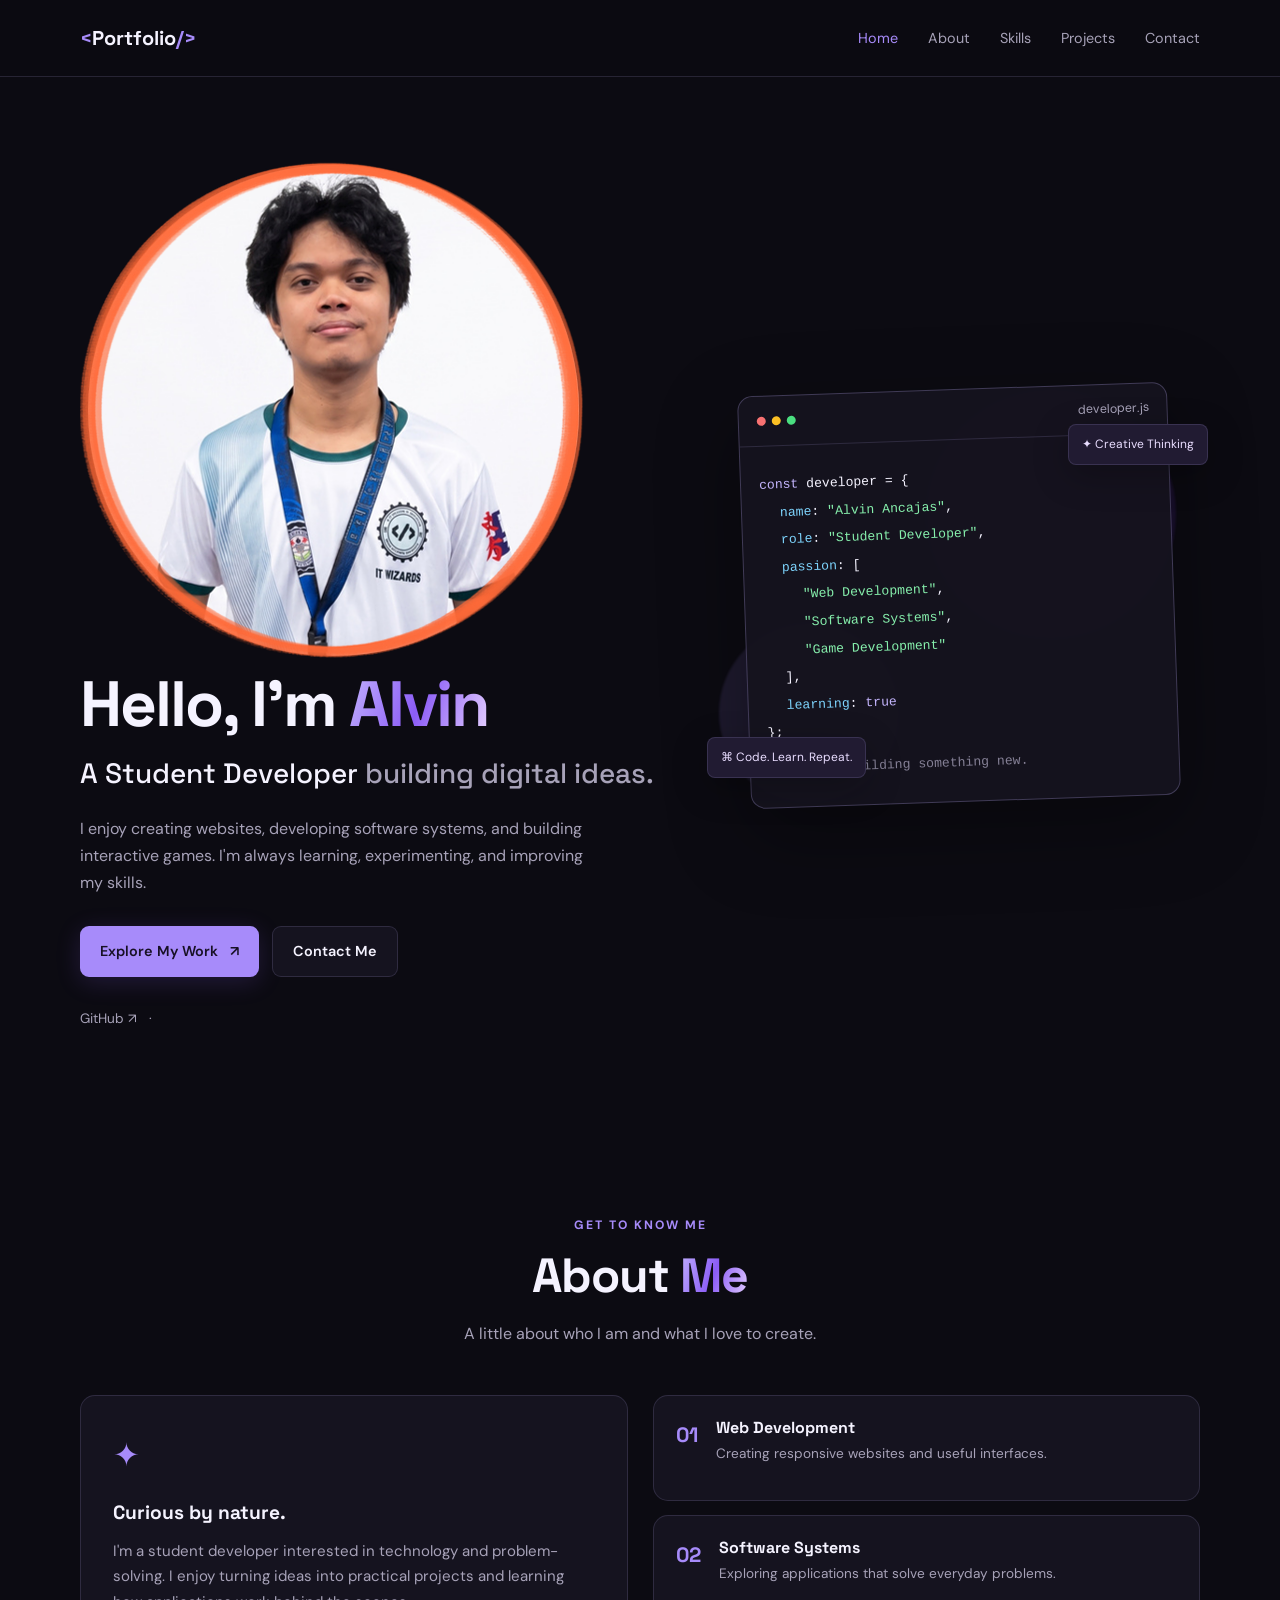
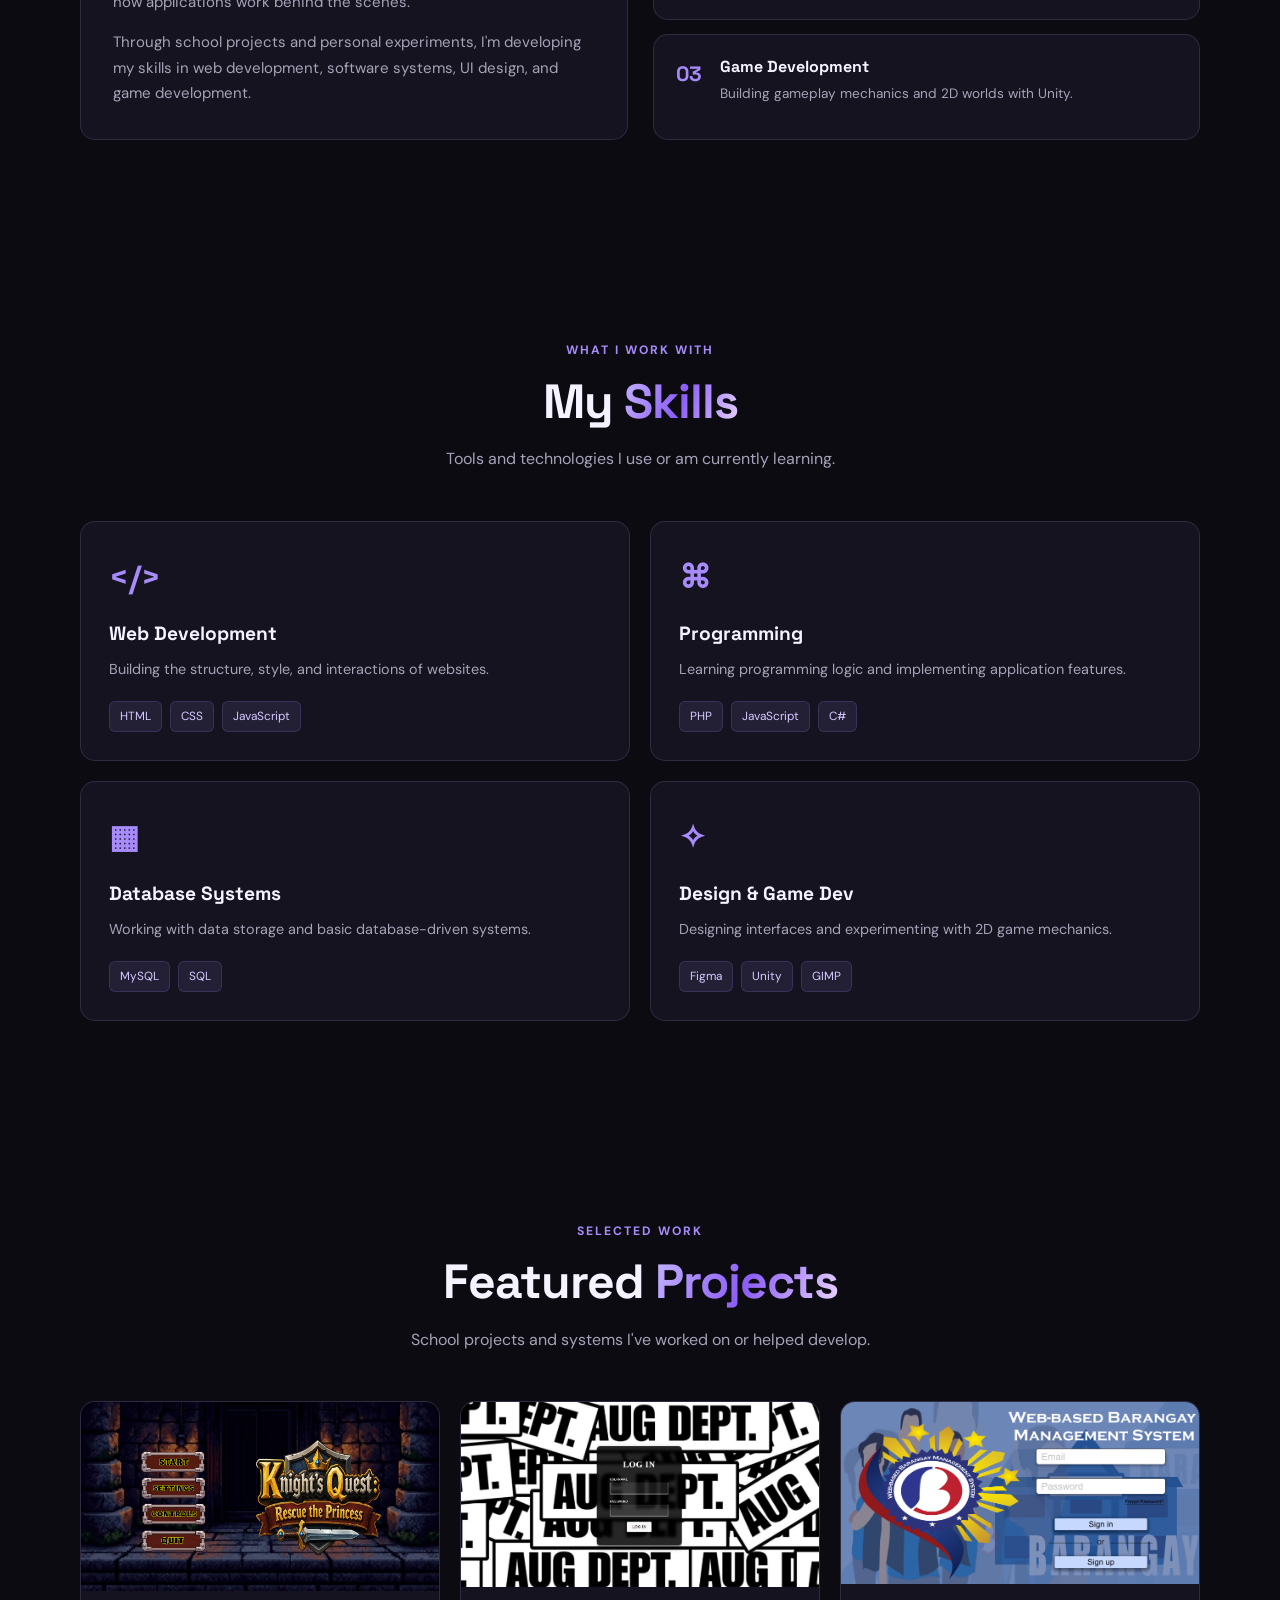
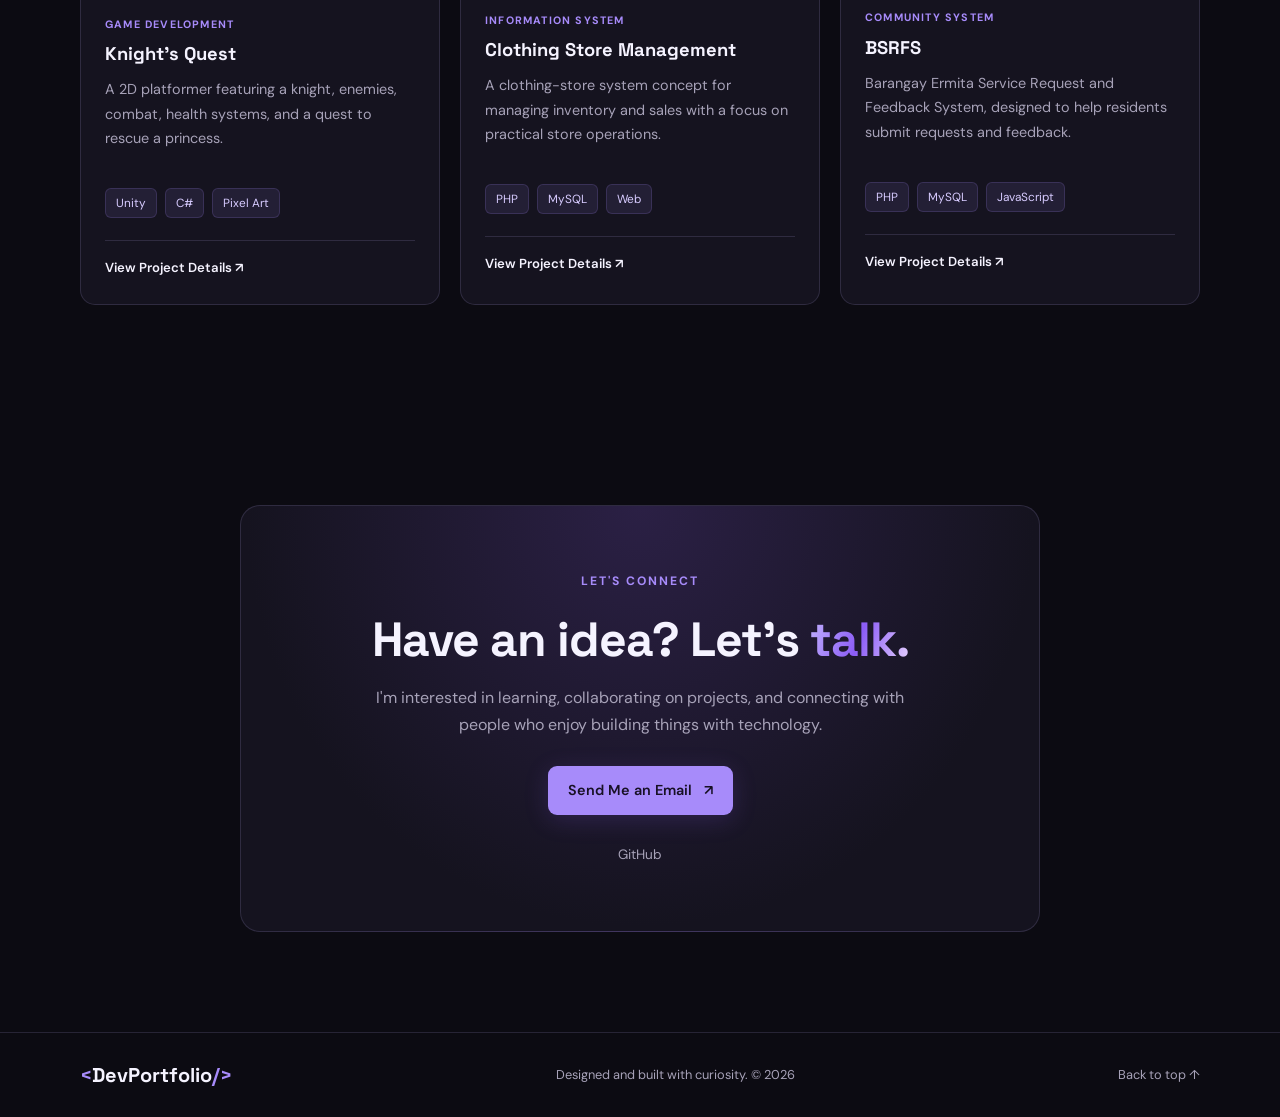
<file: index.html>
<!DOCTYPE html>
<html lang="en">
<head>
  <meta charset="UTF-8">
  <meta name="viewport" content="width=device-width, initial-scale=1.0">
  <meta name="description" content="Student developer portfolio showcasing web development, software systems, and Unity game projects.">
  <title>My Portfolio | Student Developer</title>

  <link rel="stylesheet" href="style.css">
  <link rel="preconnect" href="https://fonts.googleapis.com">
  <link rel="preconnect" href="https://fonts.gstatic.com" crossorigin>
  <link href="https://fonts.googleapis.com/css2?family=DM+Sans:wght@400;500;600;700&family=Space+Grotesk:wght@400;500;600;700&display=swap" rel="stylesheet">
</head>
<body>

  <header class="header">
    <nav class="navbar container">
      <a href="#home" class="logo"><span>&lt;</span>Portfolio<span>/&gt;</span></a>

      <button class="menu-toggle" id="menu-toggle"
        aria-label="Open navigation menu" aria-expanded="false">
        ☰
      </button>

      <ul class="nav-links" id="nav-links">
        <li><a href="#home" class="nav-link active">Home</a></li>
        <li><a href="#about" class="nav-link">About</a></li>
        <li><a href="#skills" class="nav-link">Skills</a></li>
        <li><a href="#projects" class="nav-link">Projects</a></li>
        <li><a href="#contact" class="nav-link">Contact</a></li>
      </ul>
    </nav>
  </header>

  <main>
    <!-- HOME -->
    <section class="hero section container" id="home">
      <div class="hero-content reveal">
        <div class="profile-picture">
    <img src="images/profile.png" alt="My profile picture">
</div>
        <h1>Hello, I'm <span class="gradient-text">Alvin</span></h1>

        <h2>A Student Developer <span class="muted">building digital ideas.</span></h2>

        <p class="hero-description">
          I enjoy creating websites, developing software systems,
          and building interactive games. I'm always learning,
          experimenting, and improving my skills.
        </p>

        <div class="hero-buttons">
          <a href="#projects" class="btn btn-primary">Explore My Work <span>↗</span></a>
          <a href="#contact" class="btn btn-outline">Contact Me</a>
        </div>

        <div class="social-links">
          <a href="https://github.com/" target="_blank" rel="noopener noreferrer">GitHub ↗</a>
          <span>·</span>
        </div>
      </div>

      <div class="hero-visual reveal">
        <div class="orb orb-one"></div>
        <div class="orb orb-two"></div>

        <div class="code-card">
          <div class="code-top">
            <div class="window-dots"><i></i><i></i><i></i></div>
            <span>developer.js</span>
          </div>
          <div class="code-body">
            <p><span class="code-purple">const</span> developer = {</p>
            <p class="indent"><span class="code-blue">name</span>: <span class="code-green">"Alvin Ancajas"</span>,</p>
            <p class="indent"><span class="code-blue">role</span>: <span class="code-green">"Student Developer"</span>,</p>
            <p class="indent"><span class="code-blue">passion</span>: [</p>
            <p class="indent2"><span class="code-green">"Web Development"</span>,</p>
            <p class="indent2"><span class="code-green">"Software Systems"</span>,</p>
            <p class="indent2"><span class="code-green">"Game Development"</span></p>
            <p class="indent">],</p>
            <p class="indent"><span class="code-blue">learning</span>: <span class="code-purple">true</span></p>
            <p>};</p>
            <p class="code-comment">// Always building something new.</p>
          </div>
        </div>

        <div class="floating-tag tag-top">✦ Creative Thinking</div>
        <div class="floating-tag tag-bottom">⌘ Code. Learn. Repeat.</div>
      </div>
    </section>

    <!-- ABOUT -->
    <section class="section container" id="about">
      <div class="section-heading reveal">
        <p class="eyebrow">GET TO KNOW ME</p>
        <h2>About <span class="gradient-text">Me</span></h2>
        <p>A little about who I am and what I love to create.</p>
      </div>

      <div class="about-grid">
        <div class="about-panel reveal">
          <div class="about-icon">✦</div>
          <h3>Curious by nature.</h3>
          <p>
            I'm a student developer interested in technology and
            problem-solving. I enjoy turning ideas into practical
            projects and learning how applications work behind the scenes.
          </p>
          <p>
            Through school projects and personal experiments, I'm
            developing my skills in web development, software systems,
            UI design, and game development.
          </p>
        </div>

        <div class="about-details reveal">
          <div class="detail-card">
            <span class="detail-number">01</span>
            <div>
              <h3>Web Development</h3>
              <p>Creating responsive websites and useful interfaces.</p>
            </div>
          </div>
          <div class="detail-card">
            <span class="detail-number">02</span>
            <div>
              <h3>Software Systems</h3>
              <p>Exploring applications that solve everyday problems.</p>
            </div>
          </div>
          <div class="detail-card">
            <span class="detail-number">03</span>
            <div>
              <h3>Game Development</h3>
              <p>Building gameplay mechanics and 2D worlds with Unity.</p>
            </div>
          </div>
        </div>
      </div>
    </section>

    <!-- SKILLS -->
    <section class="section container" id="skills">
      <div class="section-heading reveal">
        <p class="eyebrow">WHAT I WORK WITH</p>
        <h2>My <span class="gradient-text">Skills</span></h2>
        <p>Tools and technologies I use or am currently learning.</p>
      </div>

      <div class="skills-grid">
        <article class="skill-card reveal">
          <span class="skill-icon">&lt;/&gt;</span>
          <h3>Web Development</h3>
          <p>Building the structure, style, and interactions of websites.</p>
          <div class="tags">
            <span>HTML</span><span>CSS</span><span>JavaScript</span>
          </div>
        </article>

        <article class="skill-card reveal">
          <span class="skill-icon">⌘</span>
          <h3>Programming</h3>
          <p>Learning programming logic and implementing application features.</p>
          <div class="tags">
            <span>PHP</span><span>JavaScript</span><span>C#</span>
          </div>
        </article>

        <article class="skill-card reveal">
          <span class="skill-icon">▦</span>
          <h3>Database Systems</h3>
          <p>Working with data storage and basic database-driven systems.</p>
          <div class="tags">
            <span>MySQL</span><span>SQL</span>
          </div>
        </article>

        <article class="skill-card reveal">
          <span class="skill-icon">✧</span>
          <h3>Design & Game Dev</h3>
          <p>Designing interfaces and experimenting with 2D game mechanics.</p>
          <div class="tags">
            <span>Figma</span><span>Unity</span><span>GIMP</span>
          </div>
        </article>
      </div>
    </section>

    <!-- PROJECTS -->
    <section class="section container" id="projects">
      <div class="section-heading reveal">
        <p class="eyebrow">SELECTED WORK</p>
        <h2>Featured <span class="gradient-text">Projects</span></h2>
        <p>School projects and systems I've worked on or helped develop.</p>
      </div>

      <div class="projects-grid">
        <article class="project-card reveal">
          <div class="project-art">
  <img
    src="images/knights-quest.png"
    alt="Knight's Quest 2D platformer gameplay"
    class="project-image"
  >
</div>
          <div class="project-info">
            <div class="project-type">GAME DEVELOPMENT</div>
            <h3>Knight's Quest</h3>
            <p>
              A 2D platformer featuring a knight, enemies, combat,
              health systems, and a quest to rescue a princess.
            </p>
            <div class="tags"><span>Unity</span><span>C#</span><span>Pixel Art</span></div>
            <a href="projects/knights-quest.html" class="project-link">
            View Project Details ↗
            </a>
          </div>
        </article>

        <article class="project-card reveal">
          <div class="project-art">
  <img
    src="images/clothing-store.jpg"
    alt="Clothing store management system interface"
    class="project-image"
  >
</div>
          <div class="project-info">
            <div class="project-type">INFORMATION SYSTEM</div>
            <h3>Clothing Store Management</h3>
            <p>
              A clothing-store system concept for managing inventory
              and sales with a focus on practical store operations.
            </p>
            <div class="tags"><span>PHP</span><span>MySQL</span><span>Web</span></div>
            <a class="project-link" href="projects/clothing-store.html">
  View Project Details ↗
</a>
          </div>
        </article>

        <article class="project-card reveal">
          <div class="project-art">
  <img
    src="images/bsrfs.png"
    alt="Barangay Ermita service request system interface"
    class="project-image"
  >
</div>
          <div class="project-info">
            <div class="project-type">COMMUNITY SYSTEM</div>
            <h3>BSRFS</h3>
            <p>
              Barangay Ermita Service Request and Feedback System,
              designed to help residents submit requests and feedback.
            </p>
            <div class="tags"><span>PHP</span><span>MySQL</span><span>JavaScript</span></div>
            <a class="project-link" href="projects/bsrfs.html">
  View Project Details ↗
</a>
          </div>
        </article>
      </div>
    </section>

    <!-- CONTACT -->
    <section class="section container" id="contact">
      <div class="contact-panel reveal">
        <p class="eyebrow">LET'S CONNECT</p>
        <h2>Have an idea? Let's <span class="gradient-text">talk.</span></h2>
        <p>
          I'm interested in learning, collaborating on projects,
          and connecting with people who enjoy building things with technology.
        </p>
        <a class="btn btn-primary" id="email-link" href="mailto:alvinancajas2@gmail.com">
          Send Me an Email <span>↗</span>
        </a>
        <div class="contact-socials">
          <a href="https://github.com/" target="_blank" rel="noopener noreferrer">GitHub</a>
        </div>
      </div>
    </section>
  </main>

  <footer class="footer">
    <div class="container footer-content">
      <a href="#home" class="logo"><span>&lt;</span>DevPortfolio<span>/&gt;</span></a>
      <p>Designed and built with curiosity. © <span id="year"></span></p>
      <a href="#home">Back to top ↑</a>
    </div>
  </footer>

  <script src="script.js"></script>
</body>
</html>
</file>
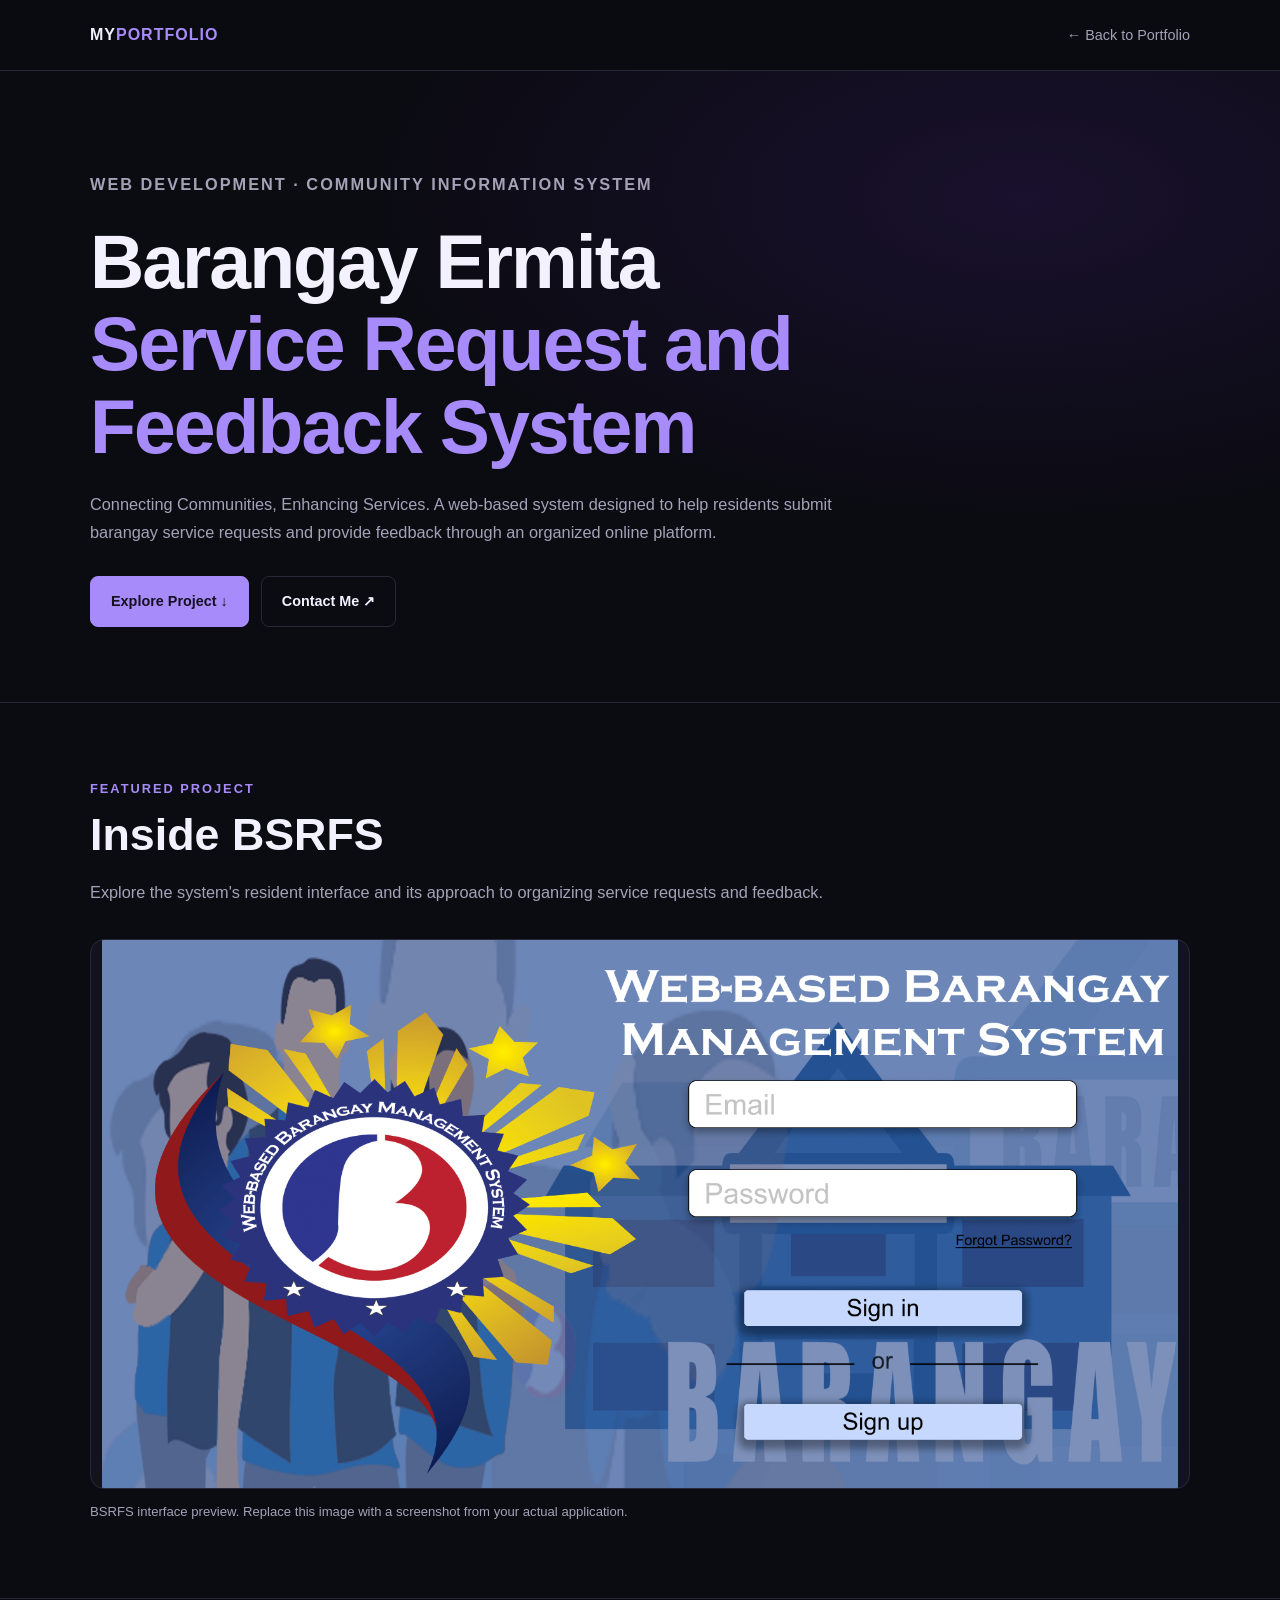
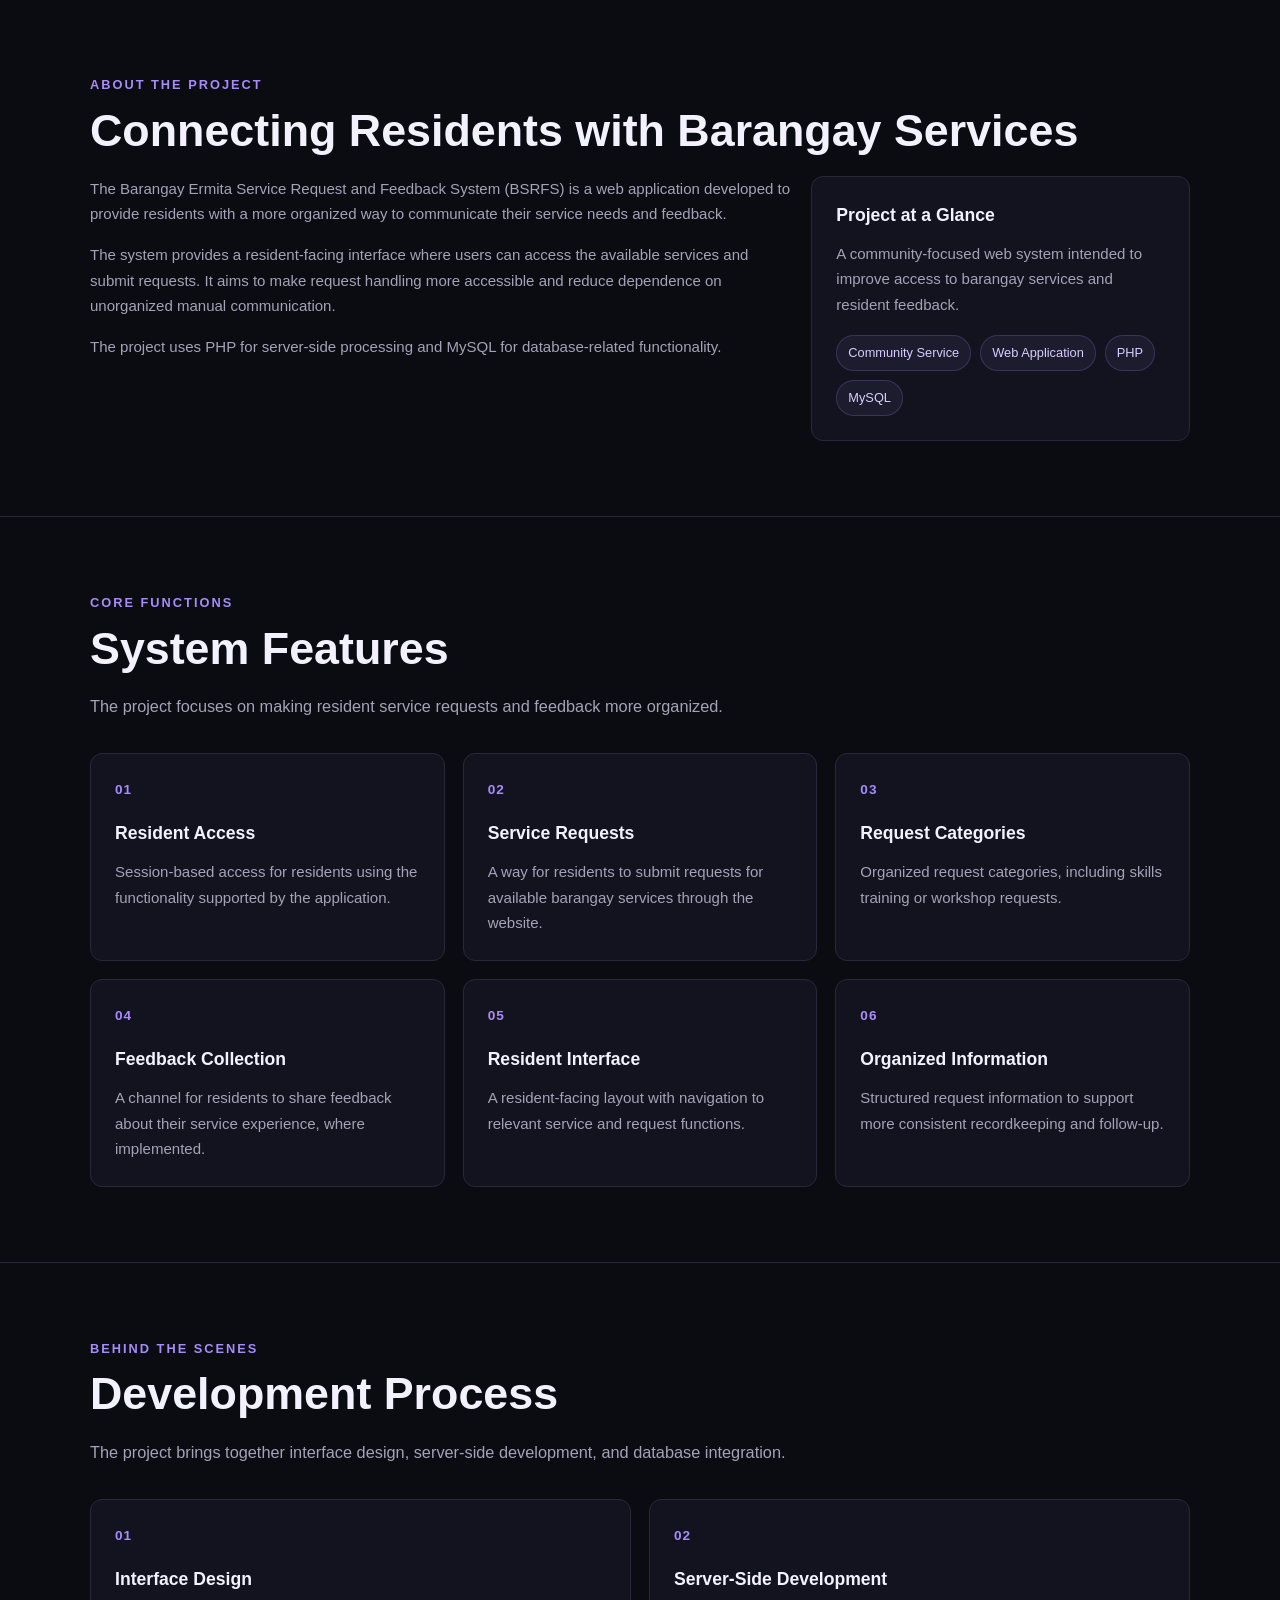
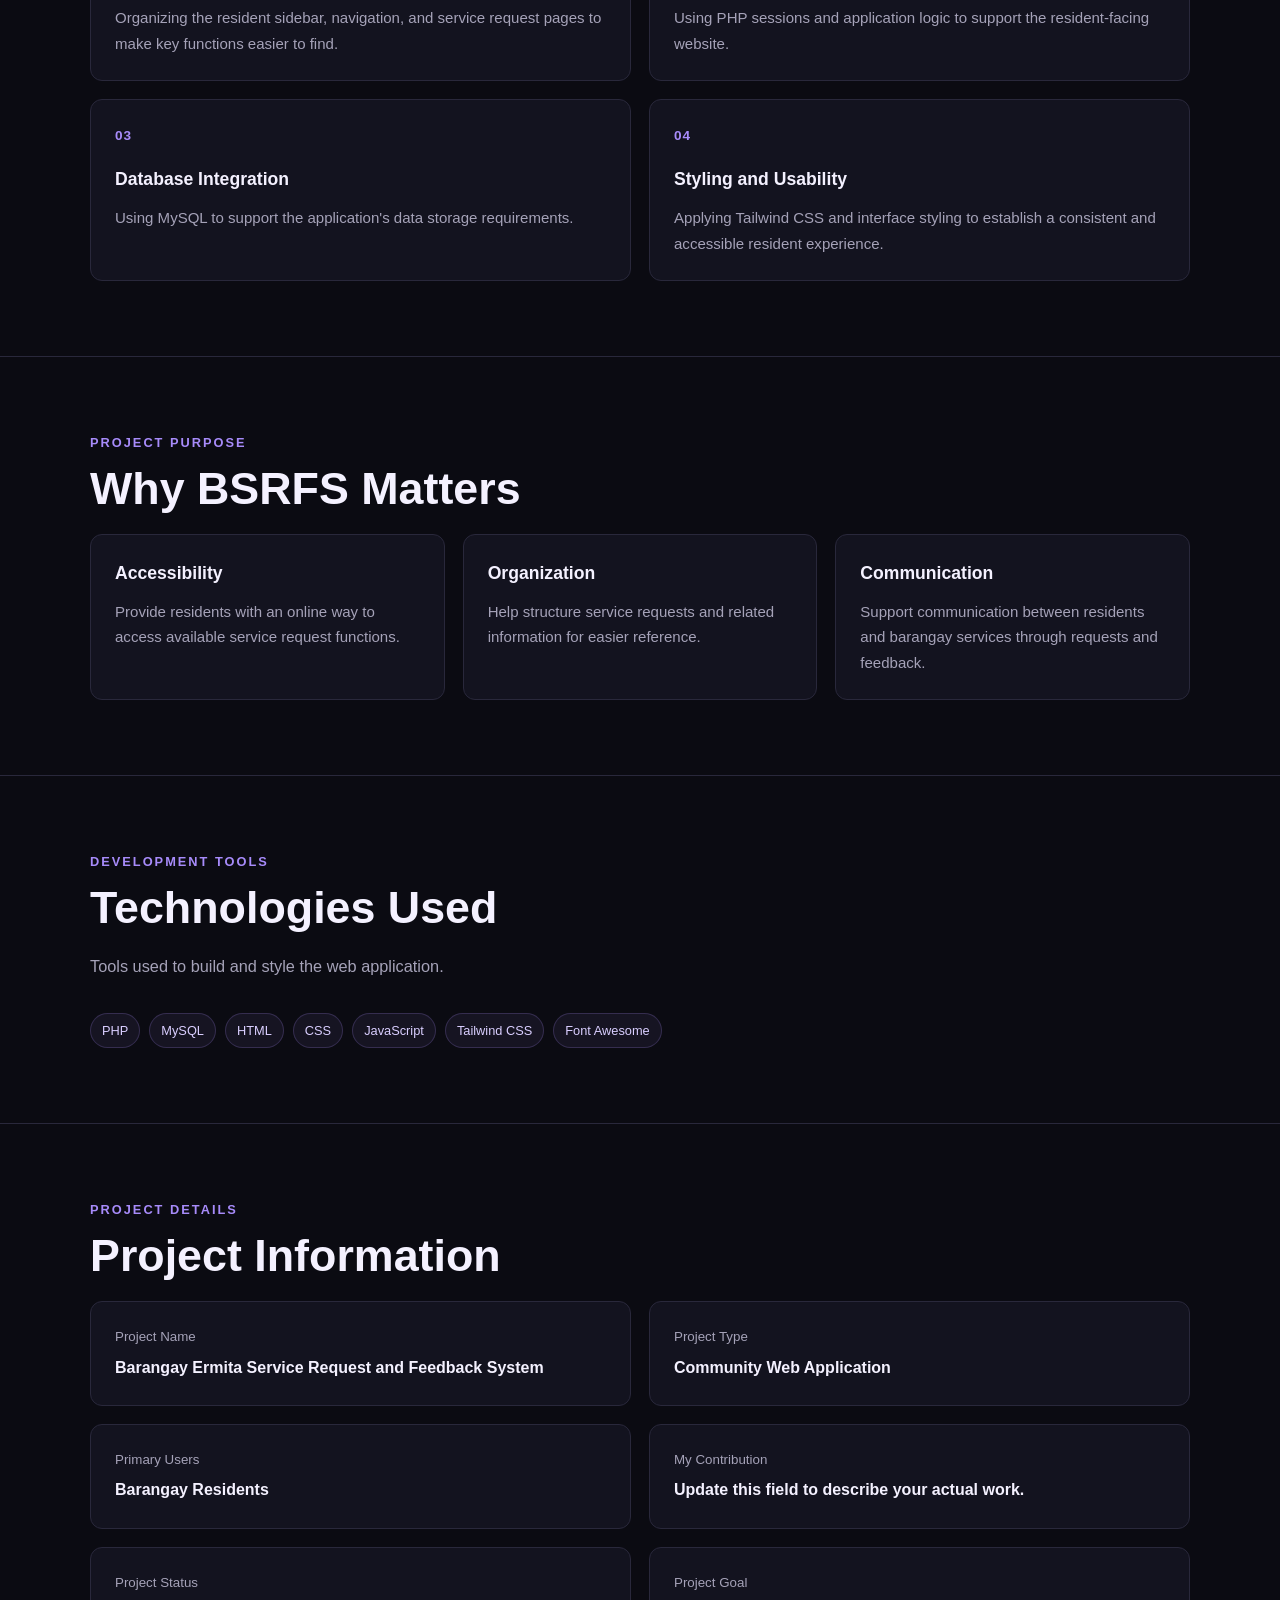
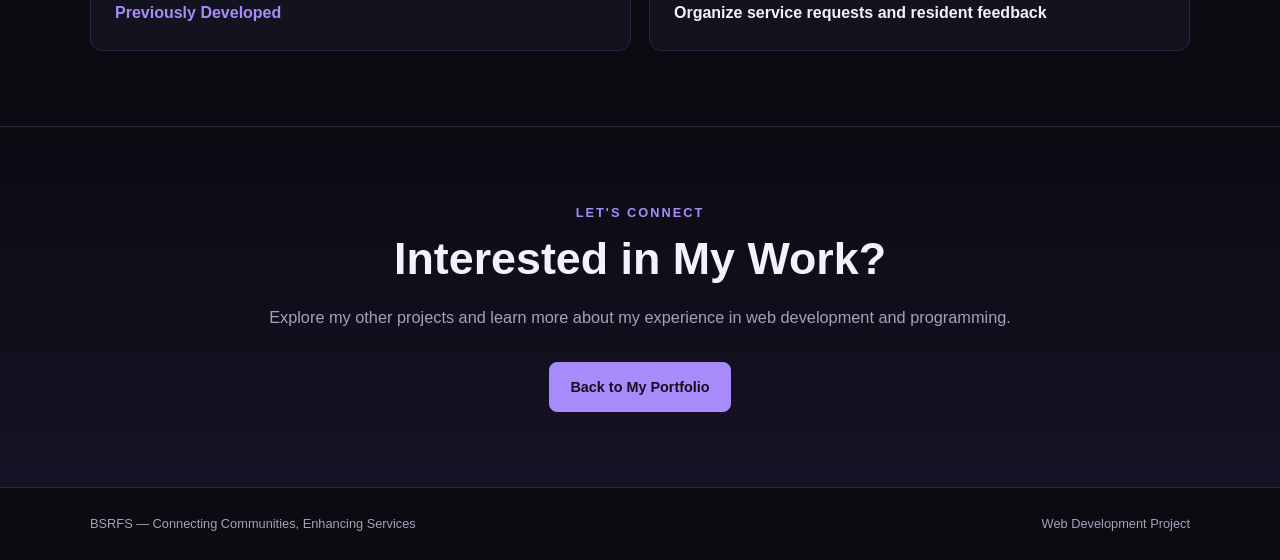
<file: projects/bsrfs.html>
<!DOCTYPE html>
<html lang="en">
<head>
  <meta charset="UTF-8">
  <meta name="viewport" content="width=device-width, initial-scale=1.0">

  <title>BSRFS | Barangay Ermita Service Request and Feedback System</title>
  <meta name="description"
        content="Barangay Ermita Service Request and Feedback System, a community-focused web development project.">

  <style>
    :root {
      --bg: #0b0b12;
      --surface: #13131f;
      --text: #f4f1ff;
      --muted: #a5a2b8;
      --accent: #a78bfa;
      --border: #29283b;
      --max-width: 1100px;
    }

    * {
      box-sizing: border-box;
      margin: 0;
      padding: 0;
    }

    html {
      scroll-behavior: smooth;
      scroll-padding-top: 90px;
    }

    body {
      background: var(--bg);
      color: var(--text);
      font-family: Arial, Helvetica, sans-serif;
      line-height: 1.7;
    }

    a {
      color: inherit;
      text-decoration: none;
    }

    .container {
      width: min(var(--max-width), 90%);
      margin: auto;
    }

    header {
      position: sticky;
      top: 0;
      z-index: 10;
      background: rgba(11, 11, 18, 0.92);
      backdrop-filter: blur(12px);
      border-bottom: 1px solid var(--border);
    }

    .nav {
      min-height: 70px;
      display: flex;
      align-items: center;
      justify-content: space-between;
      gap: 15px;
    }

    .logo {
      font-weight: 800;
      letter-spacing: 1px;
    }

    .logo span,
    .accent {
      color: var(--accent);
    }

    .back-link {
      color: var(--muted);
      font-size: 0.9rem;
    }

    .back-link:hover {
      color: var(--accent);
    }

    .hero {
      padding: 100px 0 75px;
      background:
        radial-gradient(ellipse at 80% 20%, #7c3aed20, transparent 45%),
        var(--bg);
    }

    .eyebrow,
    .section-label {
      color: var(--accent);
      font-size: 0.8rem;
      font-weight: 700;
      letter-spacing: 2px;
      text-transform: uppercase;
    }

    h1 {
      max-width: 950px;
      margin: 22px 0;
      font-size: clamp(2.5rem, 6vw, 4.7rem);
      line-height: 1.1;
      letter-spacing: -2px;
    }

    h2 {
      margin: 8px 0 18px;
      font-size: clamp(1.8rem, 4vw, 2.8rem);
      line-height: 1.2;
    }

    h3 {
      margin-bottom: 10px;
      font-size: 1.1rem;
    }

    .hero p,
    .section-intro {
      max-width: 750px;
      color: var(--muted);
      font-size: 1.02rem;
    }

    .actions {
      display: flex;
      flex-wrap: wrap;
      gap: 12px;
      margin-top: 30px;
    }

    .button {
      display: inline-flex;
      justify-content: center;
      padding: 12px 20px;
      border: 1px solid var(--border);
      border-radius: 8px;
      font-size: 0.9rem;
      font-weight: 700;
      transition: 0.2s;
    }

    .button.primary {
      background: var(--accent);
      color: #151020;
      border-color: var(--accent);
    }

    .button:hover {
      transform: translateY(-2px);
      border-color: var(--accent);
    }

    section {
      padding: 75px 0;
      border-top: 1px solid var(--border);
    }

    .section-intro {
      margin-bottom: 32px;
    }

    .featured-image {
      display: block;
      width: 100%;
      max-height: 550px;
      min-height: 220px;
      object-fit: contain;
      background: var(--surface);
      border: 1px solid var(--border);
      border-radius: 14px;
    }

    .image-caption {
      margin-top: 12px;
      color: var(--muted);
      font-size: 0.82rem;
    }

    .about-grid,
    .feature-grid,
    .process-grid,
    .info-grid {
      display: grid;
      gap: 18px;
    }

    .about-grid {
      grid-template-columns: 1.3fr 0.7fr;
      align-items: start;
    }

    .feature-grid {
      grid-template-columns: repeat(3, minmax(0, 1fr));
    }

    .process-grid,
    .info-grid {
      grid-template-columns: repeat(2, minmax(0, 1fr));
    }

    .card,
    .info-item {
      padding: 24px;
      background: var(--surface);
      border: 1px solid var(--border);
      border-radius: 12px;
    }

    .card p,
    .about-copy p {
      color: var(--muted);
      font-size: 0.94rem;
    }

    .about-copy p + p {
      margin-top: 15px;
    }

    .card-number {
      display: block;
      margin-bottom: 18px;
      color: var(--accent);
      font-size: 0.85rem;
      font-weight: 700;
      letter-spacing: 1px;
    }

    .tags {
      display: flex;
      flex-wrap: wrap;
      gap: 9px;
      margin-top: 18px;
    }

    .tags span {
      padding: 6px 11px;
      color: #d9ceff;
      background: #a78bfa12;
      border: 1px solid #a78bfa35;
      border-radius: 30px;
      font-size: 0.8rem;
    }

    .info-item small {
      display: block;
      margin-bottom: 5px;
      color: var(--muted);
    }

    .info-item p {
      font-weight: 600;
    }

    .status {
      color: var(--accent);
    }

    .contact {
      text-align: center;
      background: linear-gradient(180deg, var(--bg), #171225);
    }

    .contact .section-intro {
      margin: 0 auto;
    }

    .contact .actions {
      justify-content: center;
    }

    footer {
      padding: 25px 0;
      color: var(--muted);
      border-top: 1px solid var(--border);
      font-size: 0.8rem;
    }

    .footer-content {
      display: flex;
      flex-wrap: wrap;
      justify-content: space-between;
      gap: 12px;
    }

    @media (max-width: 800px) {
      .feature-grid {
        grid-template-columns: repeat(2, minmax(0, 1fr));
      }

      .about-grid {
        grid-template-columns: 1fr;
      }
    }

    @media (max-width: 550px) {
      .hero {
        padding: 70px 0 55px;
      }

      section {
        padding: 55px 0;
      }

      .feature-grid,
      .process-grid,
      .info-grid {
        grid-template-columns: 1fr;
      }

      .card,
      .info-item {
        padding: 20px;
      }

      .nav {
        min-height: 62px;
      }
    }
  </style>
</head>

<body>

  <header>
    <div class="container nav">
      <a class="logo" href="../index.html">
        MY<span>PORTFOLIO</span>
      </a>

      <a class="back-link" href="../index.html">
        ← Back to Portfolio
      </a>
    </div>
  </header>

  <main>

    <!-- HERO -->
    <section class="hero" style="border-top: 0;">
      <div class="container">
        <p class="eyebrow">Web Development · Community Information System</p>

        <h1>
          Barangay Ermita<br>
          <span class="accent">Service Request and Feedback System</span>
        </h1>

        <p>
          Connecting Communities, Enhancing Services.
          A web-based system designed to help residents submit
          barangay service requests and provide feedback through
          an organized online platform.
        </p>

        <div class="actions">
          <a class="button primary" href="#overview">
            Explore Project ↓
          </a>

          <a class="button" href="#contact">
            Contact Me ↗
          </a>
        </div>
      </div>
    </section>

    <!-- FEATURED SCREENSHOT -->
    <section id="featured">
      <div class="container">
        <p class="section-label">Featured Project</p>
        <h2>Inside BSRFS</h2>

        <p class="section-intro">
          Explore the system's resident interface and its approach
          to organizing service requests and feedback.
        </p>

        <img
          class="featured-image"
          src="../images/bsrfs.png"
          alt="Barangay Ermita Service Request and Feedback System interface"
        >

        <p class="image-caption">
          BSRFS interface preview. Replace this image with a
          screenshot from your actual application.
        </p>
      </div>
    </section>

    <!-- OVERVIEW -->
    <section id="overview">
      <div class="container">
        <p class="section-label">About the Project</p>
        <h2>Connecting Residents with Barangay Services</h2>

        <div class="about-grid">
          <div class="about-copy">
            <p>
              The Barangay Ermita Service Request and Feedback
              System (BSRFS) is a web application developed to
              provide residents with a more organized way to
              communicate their service needs and feedback.
            </p>

            <p>
              The system provides a resident-facing interface
              where users can access the available services and
              submit requests. It aims to make request handling
              more accessible and reduce dependence on
              unorganized manual communication.
            </p>

            <p>
              The project uses PHP for server-side processing
              and MySQL for database-related functionality.
            </p>
          </div>

          <div class="card">
            <h3>Project at a Glance</h3>
            <p>
              A community-focused web system intended to improve
              access to barangay services and resident feedback.
            </p>

            <div class="tags">
              <span>Community Service</span>
              <span>Web Application</span>
              <span>PHP</span>
              <span>MySQL</span>
            </div>
          </div>
        </div>
      </div>
    </section>

    <!-- FEATURES -->
    <section>
      <div class="container">
        <p class="section-label">Core Functions</p>
        <h2>System Features</h2>

        <p class="section-intro">
          The project focuses on making resident service requests
          and feedback more organized.
        </p>

        <div class="feature-grid">

          <article class="card">
            <span class="card-number">01</span>
            <h3>Resident Access</h3>
            <p>
              Session-based access for residents using the
              functionality supported by the application.
            </p>
          </article>

          <article class="card">
            <span class="card-number">02</span>
            <h3>Service Requests</h3>
            <p>
              A way for residents to submit requests for
              available barangay services through the website.
            </p>
          </article>

          <article class="card">
            <span class="card-number">03</span>
            <h3>Request Categories</h3>
            <p>
              Organized request categories, including skills
              training or workshop requests.
            </p>
          </article>

          <article class="card">
            <span class="card-number">04</span>
            <h3>Feedback Collection</h3>
            <p>
              A channel for residents to share feedback about
              their service experience, where implemented.
            </p>
          </article>

          <article class="card">
            <span class="card-number">05</span>
            <h3>Resident Interface</h3>
            <p>
              A resident-facing layout with navigation to
              relevant service and request functions.
            </p>
          </article>

          <article class="card">
            <span class="card-number">06</span>
            <h3>Organized Information</h3>
            <p>
              Structured request information to support more
              consistent recordkeeping and follow-up.
            </p>
          </article>

        </div>
      </div>
    </section>

    <!-- DEVELOPMENT -->
    <section>
      <div class="container">
        <p class="section-label">Behind the Scenes</p>
        <h2>Development Process</h2>

        <p class="section-intro">
          The project brings together interface design,
          server-side development, and database integration.
        </p>

        <div class="process-grid">
          <article class="card">
            <span class="card-number">01</span>
            <h3>Interface Design</h3>
            <p>
              Organizing the resident sidebar, navigation,
              and service request pages to make key functions
              easier to find.
            </p>
          </article>

          <article class="card">
            <span class="card-number">02</span>
            <h3>Server-Side Development</h3>
            <p>
              Using PHP sessions and application logic to
              support the resident-facing website.
            </p>
          </article>

          <article class="card">
            <span class="card-number">03</span>
            <h3>Database Integration</h3>
            <p>
              Using MySQL to support the application's
              data storage requirements.
            </p>
          </article>

          <article class="card">
            <span class="card-number">04</span>
            <h3>Styling and Usability</h3>
            <p>
              Applying Tailwind CSS and interface styling
              to establish a consistent and accessible
              resident experience.
            </p>
          </article>
        </div>
      </div>
    </section>

    <!-- PROJECT GOALS -->
    <section>
      <div class="container">
        <p class="section-label">Project Purpose</p>
        <h2>Why BSRFS Matters</h2>

        <div class="feature-grid">
          <article class="card">
            <h3>Accessibility</h3>
            <p>
              Provide residents with an online way to access
              available service request functions.
            </p>
          </article>

          <article class="card">
            <h3>Organization</h3>
            <p>
              Help structure service requests and related
              information for easier reference.
            </p>
          </article>

          <article class="card">
            <h3>Communication</h3>
            <p>
              Support communication between residents and
              barangay services through requests and feedback.
            </p>
          </article>
        </div>
      </div>
    </section>

    <!-- TECHNOLOGIES -->
    <section>
      <div class="container">
        <p class="section-label">Development Tools</p>
        <h2>Technologies Used</h2>

        <p class="section-intro">
          Tools used to build and style the web application.
        </p>

        <div class="tags">
          <span>PHP</span>
          <span>MySQL</span>
          <span>HTML</span>
          <span>CSS</span>
          <span>JavaScript</span>
          <span>Tailwind CSS</span>
          <span>Font Awesome</span>
        </div>
      </div>
    </section>

    <!-- PROJECT DETAILS -->
    <section>
      <div class="container">
        <p class="section-label">Project Details</p>
        <h2>Project Information</h2>

        <div class="info-grid">
          <div class="info-item">
            <small>Project Name</small>
            <p>Barangay Ermita Service Request and Feedback System</p>
          </div>

          <div class="info-item">
            <small>Project Type</small>
            <p>Community Web Application</p>
          </div>

          <div class="info-item">
            <small>Primary Users</small>
            <p>Barangay Residents</p>
          </div>

          <div class="info-item">
            <small>My Contribution</small>
            <p>Update this field to describe your actual work.</p>
          </div>

          <div class="info-item">
            <small>Project Status</small>
            <p class="status">Previously Developed</p>
          </div>

          <div class="info-item">
            <small>Project Goal</small>
            <p>Organize service requests and resident feedback</p>
          </div>
        </div>
      </div>
    </section>

    <!-- CONTACT -->
    <section class="contact" id="contact">
      <div class="container">
        <p class="section-label">Let's Connect</p>
        <h2>Interested in My Work?</h2>

        <p class="section-intro">
          Explore my other projects and learn more about
          my experience in web development and programming.
        </p>

        <div class="actions">
          <a class="button primary" href="../index.html">
            Back to My Portfolio
          </a>
        </div>
      </div>
    </section>

  </main>

  <footer>
    <div class="container footer-content">
      <p>BSRFS — Connecting Communities, Enhancing Services</p>
      <p>Web Development Project</p>
    </div>
  </footer>

</body>
</html>
</file>
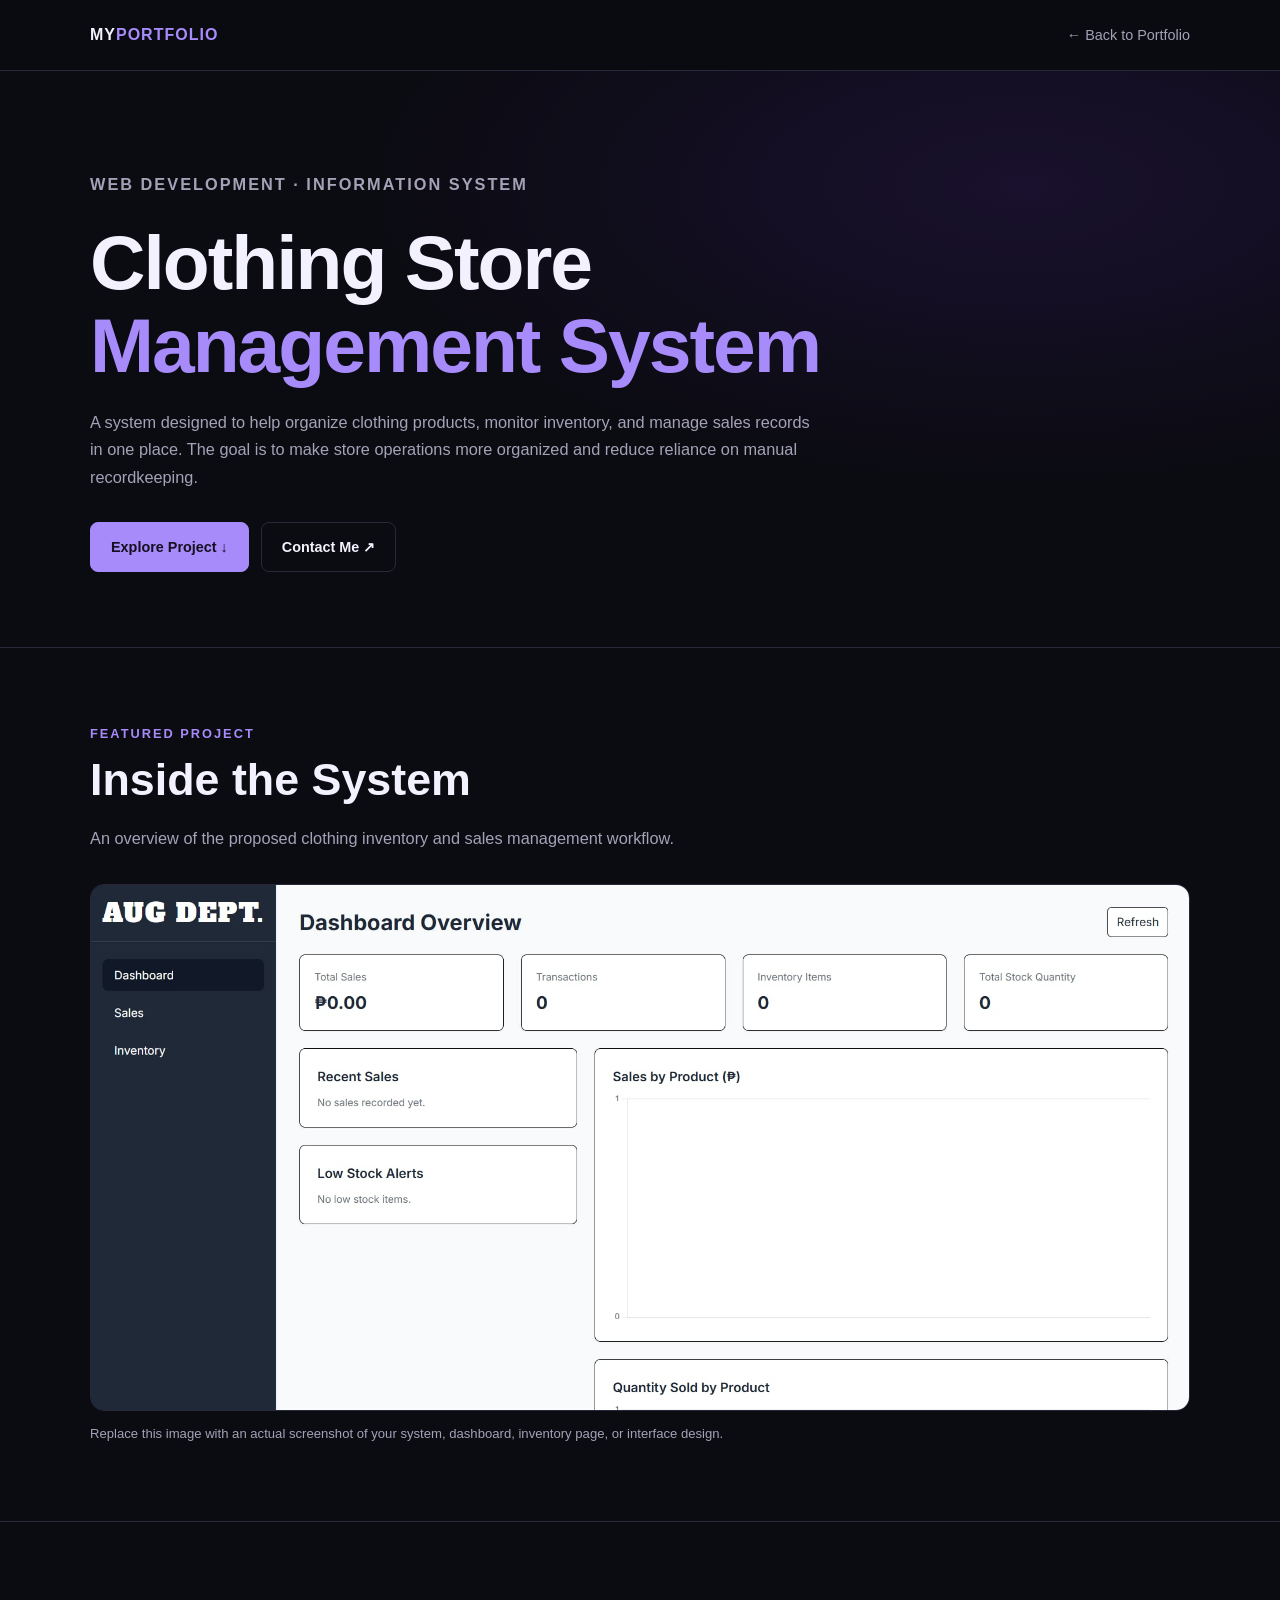
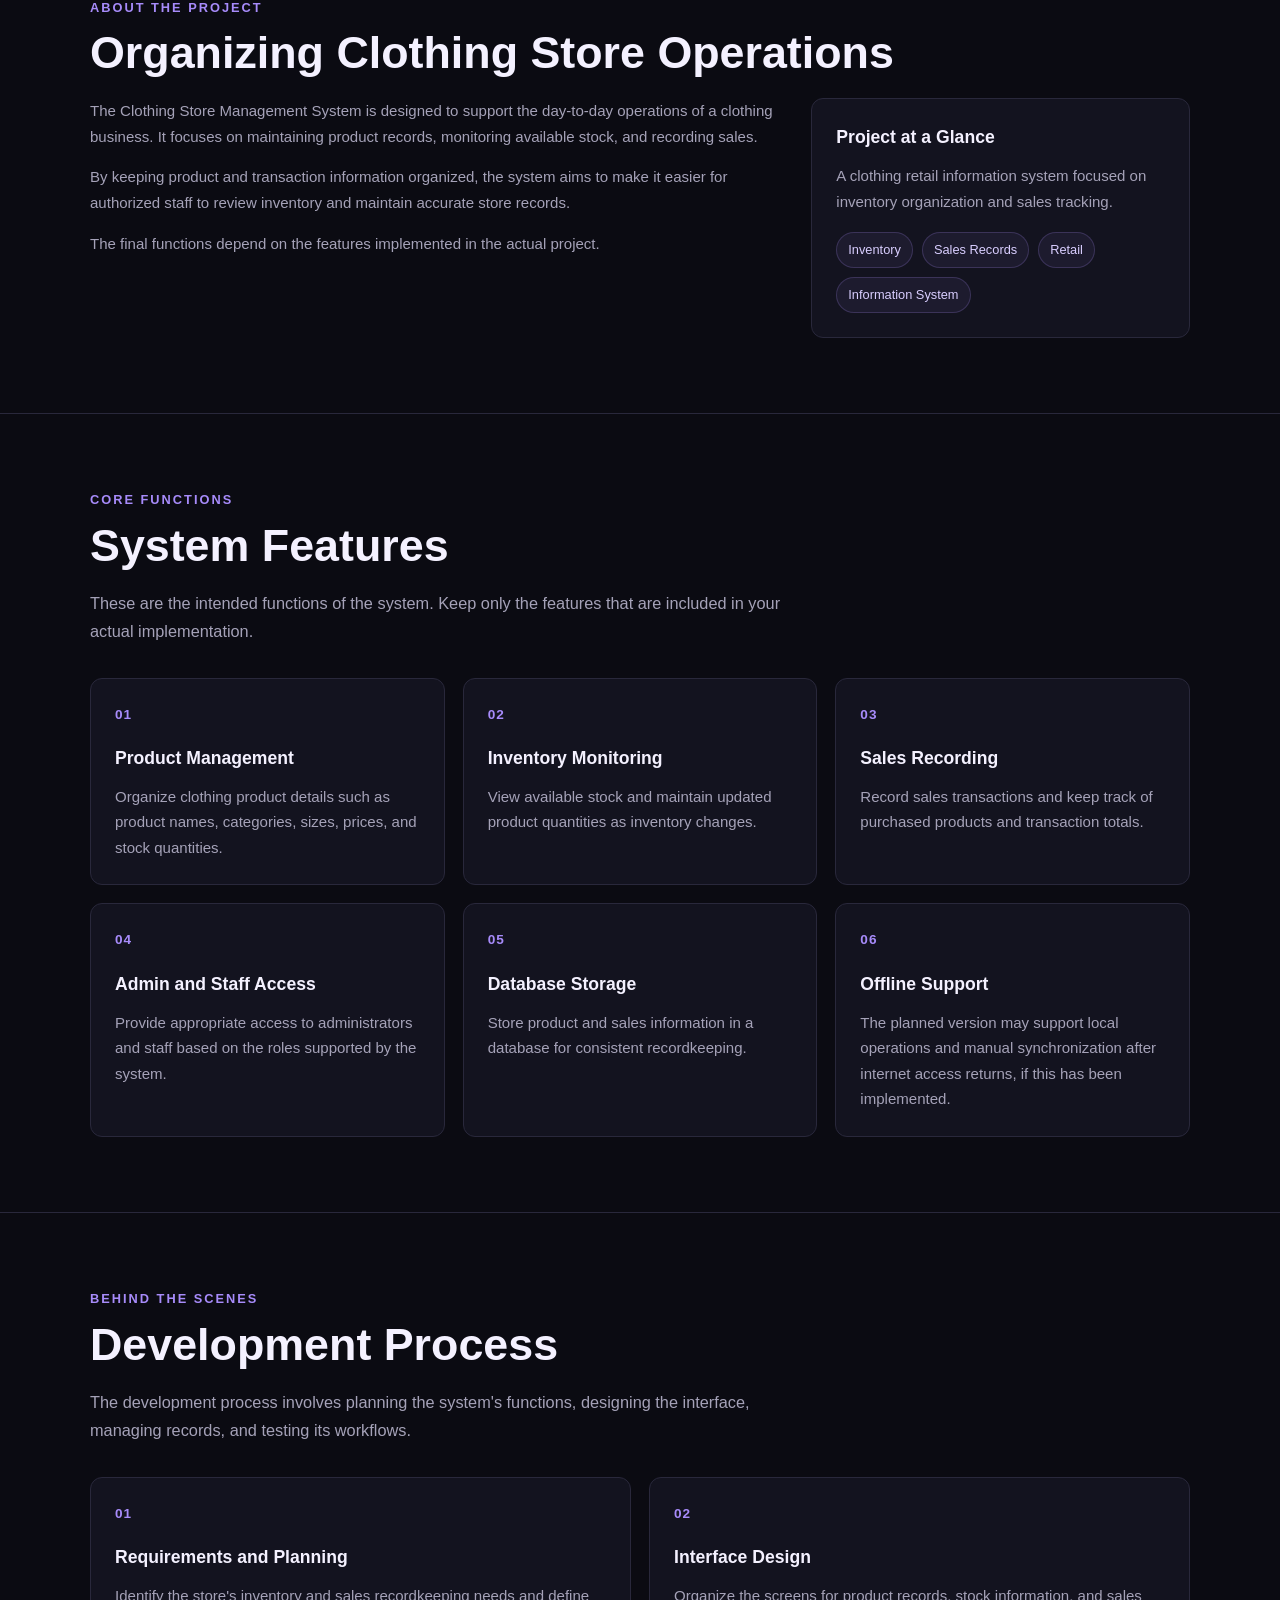
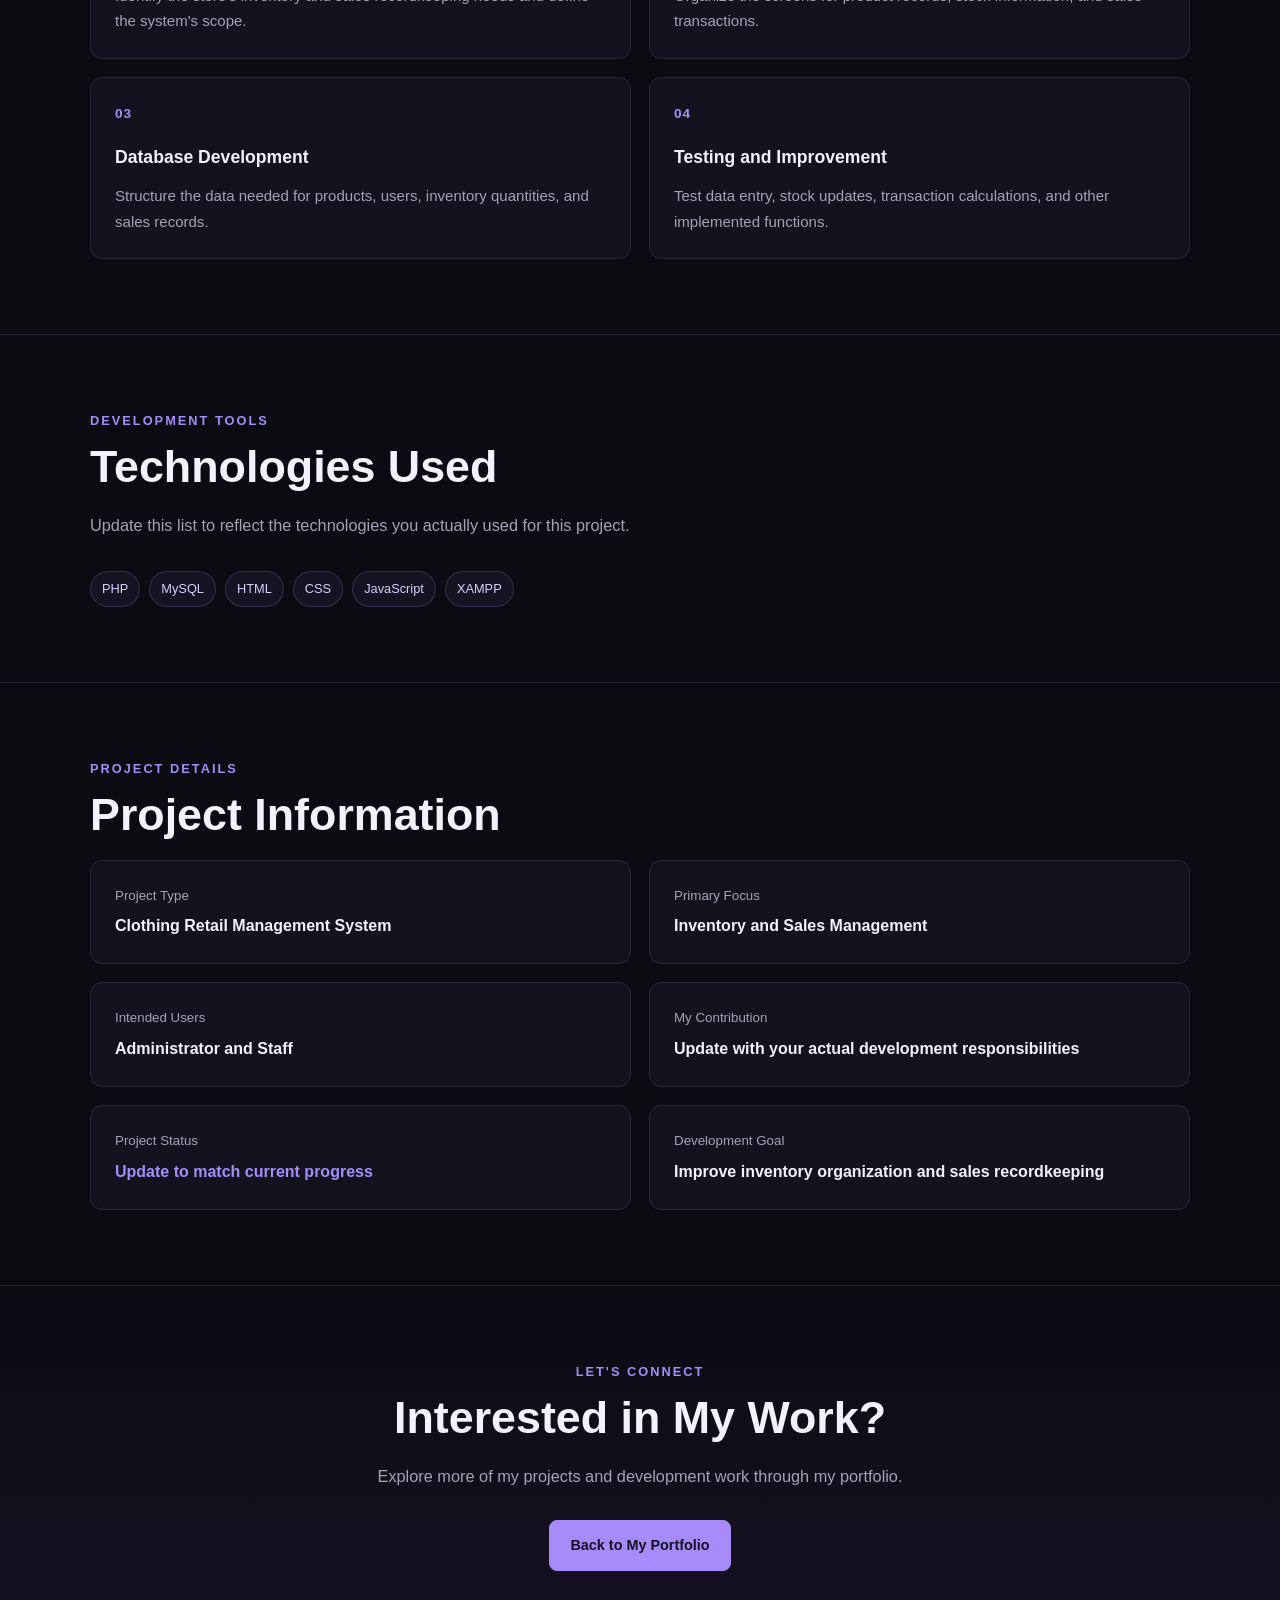
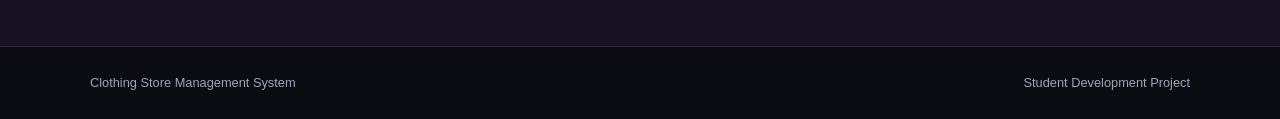
<file: projects/clothing-store.html>
<!DOCTYPE html>
<html lang="en">
<head>
  <meta charset="UTF-8">
  <meta name="viewport" content="width=device-width, initial-scale=1.0">

  <title>Clothing Store Management System | My Portfolio</title>
  <meta name="description"
        content="A clothing store sales and inventory management system project.">

  <style>
    :root {
      --bg: #0b0b12;
      --surface: #13131f;
      --text: #f4f1ff;
      --muted: #a5a2b8;
      --accent: #a78bfa;
      --border: #29283b;
      --max-width: 1100px;
    }

    * {
      box-sizing: border-box;
      margin: 0;
      padding: 0;
    }

    html {
      scroll-behavior: smooth;
      scroll-padding-top: 90px;
    }

    body {
      background: var(--bg);
      color: var(--text);
      font-family: Arial, Helvetica, sans-serif;
      line-height: 1.7;
    }

    a {
      color: inherit;
      text-decoration: none;
    }

    .container {
      width: min(var(--max-width), 90%);
      margin: auto;
    }

    header {
      position: sticky;
      top: 0;
      z-index: 10;
      background: rgba(11, 11, 18, 0.92);
      backdrop-filter: blur(12px);
      border-bottom: 1px solid var(--border);
    }

    .nav {
      min-height: 70px;
      display: flex;
      align-items: center;
      justify-content: space-between;
      gap: 15px;
    }

    .logo {
      font-weight: 800;
      letter-spacing: 1px;
    }

    .logo span,
    .accent {
      color: var(--accent);
    }

    .back-link {
      color: var(--muted);
      font-size: 0.9rem;
    }

    .back-link:hover {
      color: var(--accent);
    }

    .hero {
      padding: 100px 0 75px;
      background:
        radial-gradient(ellipse at 80% 20%, #7c3aed20, transparent 45%),
        var(--bg);
    }

    .eyebrow,
    .section-label {
      color: var(--accent);
      font-size: 0.8rem;
      font-weight: 700;
      letter-spacing: 2px;
      text-transform: uppercase;
    }

    h1 {
      max-width: 900px;
      margin: 22px 0;
      font-size: clamp(2.6rem, 6vw, 5rem);
      line-height: 1.08;
      letter-spacing: -2px;
    }

    h2 {
      margin: 8px 0 18px;
      font-size: clamp(1.8rem, 4vw, 2.8rem);
      line-height: 1.2;
    }

    h3 {
      margin-bottom: 10px;
      font-size: 1.1rem;
    }

    .hero p,
    .section-intro {
      max-width: 720px;
      color: var(--muted);
      font-size: 1.02rem;
    }

    .actions {
      display: flex;
      flex-wrap: wrap;
      gap: 12px;
      margin-top: 30px;
    }

    .button {
      display: inline-flex;
      justify-content: center;
      padding: 12px 20px;
      border: 1px solid var(--border);
      border-radius: 8px;
      font-size: 0.9rem;
      font-weight: 700;
      transition: 0.2s;
    }

    .button.primary {
      background: var(--accent);
      color: #151020;
      border-color: var(--accent);
    }

    .button:hover {
      transform: translateY(-2px);
      border-color: var(--accent);
    }

    section {
      padding: 75px 0;
      border-top: 1px solid var(--border);
    }

    .section-intro {
      margin-bottom: 32px;
    }

    .featured-image {
      display: block;
      width: 100%;
      max-height: 550px;
      min-height: 220px;
      object-fit: contain;
      background: var(--surface);
      border: 1px solid var(--border);
      border-radius: 14px;
    }

    .image-caption {
      margin-top: 12px;
      color: var(--muted);
      font-size: 0.82rem;
    }

    .about-grid,
    .feature-grid,
    .process-grid,
    .info-grid {
      display: grid;
      gap: 18px;
    }

    .about-grid {
      grid-template-columns: 1.3fr 0.7fr;
      align-items: start;
    }

    .feature-grid {
      grid-template-columns: repeat(3, minmax(0, 1fr));
    }

    .process-grid,
    .info-grid {
      grid-template-columns: repeat(2, minmax(0, 1fr));
    }

    .card,
    .info-item {
      padding: 24px;
      background: var(--surface);
      border: 1px solid var(--border);
      border-radius: 12px;
    }

    .card p,
    .about-copy p {
      color: var(--muted);
      font-size: 0.94rem;
    }

    .about-copy p + p {
      margin-top: 15px;
    }

    .card-number {
      display: block;
      margin-bottom: 18px;
      color: var(--accent);
      font-size: 0.85rem;
      font-weight: 700;
      letter-spacing: 1px;
    }

    .tags {
      display: flex;
      flex-wrap: wrap;
      gap: 9px;
      margin-top: 18px;
    }

    .tags span {
      padding: 6px 11px;
      color: #d9ceff;
      background: #a78bfa12;
      border: 1px solid #a78bfa35;
      border-radius: 30px;
      font-size: 0.8rem;
    }

    .info-item small {
      display: block;
      margin-bottom: 5px;
      color: var(--muted);
    }

    .info-item p {
      font-weight: 600;
    }

    .status {
      color: var(--accent);
    }

    .contact {
      text-align: center;
      background: linear-gradient(180deg, var(--bg), #171225);
    }

    .contact .section-intro {
      margin: 0 auto;
    }

    .contact .actions {
      justify-content: center;
    }

    footer {
      padding: 25px 0;
      color: var(--muted);
      border-top: 1px solid var(--border);
      font-size: 0.8rem;
    }

    .footer-content {
      display: flex;
      flex-wrap: wrap;
      justify-content: space-between;
      gap: 12px;
    }

    @media (max-width: 800px) {
      .feature-grid {
        grid-template-columns: repeat(2, minmax(0, 1fr));
      }

      .about-grid {
        grid-template-columns: 1fr;
      }
    }

    @media (max-width: 550px) {
      .hero {
        padding: 70px 0 55px;
      }

      section {
        padding: 55px 0;
      }

      .feature-grid,
      .process-grid,
      .info-grid {
        grid-template-columns: 1fr;
      }

      .card,
      .info-item {
        padding: 20px;
      }

      .nav {
        min-height: 62px;
      }
    }
  </style>
</head>

<body>

  <header>
    <div class="container nav">
      <a class="logo" href="../index.html">
        MY<span>PORTFOLIO</span>
      </a>

      <a class="back-link" href="../index.html">
        ← Back to Portfolio
      </a>
    </div>
  </header>

  <main>

    <!-- HERO -->
    <section class="hero" style="border-top: 0;">
      <div class="container">
        <p class="eyebrow">Web Development · Information System</p>

        <h1>
          Clothing Store<br>
          <span class="accent">Management System</span>
        </h1>

        <p>
          A system designed to help organize clothing products,
          monitor inventory, and manage sales records in one place.
          The goal is to make store operations more organized and
          reduce reliance on manual recordkeeping.
        </p>

        <div class="actions">
          <a class="button primary" href="#overview">
            Explore Project ↓
          </a>

          <a class="button" href="#contact">
            Contact Me ↗
          </a>
        </div>
      </div>
    </section>

    <!-- FEATURED IMAGE -->
    <section id="featured">
      <div class="container">
        <p class="section-label">Featured Project</p>
        <h2>Inside the System</h2>

        <p class="section-intro">
          An overview of the proposed clothing inventory and
          sales management workflow.
        </p>

        <img
          class="featured-image"
          src="../images/QQQ.jpg"
          alt="Clothing Store Management System screenshot"
        >

        <p class="image-caption">
          Replace this image with an actual screenshot of your
          system, dashboard, inventory page, or interface design.
        </p>
      </div>
    </section>

    <!-- OVERVIEW -->
    <section id="overview">
      <div class="container">
        <p class="section-label">About the Project</p>
        <h2>Organizing Clothing Store Operations</h2>

        <div class="about-grid">
          <div class="about-copy">
            <p>
              The Clothing Store Management System is designed
              to support the day-to-day operations of a clothing
              business. It focuses on maintaining product records,
              monitoring available stock, and recording sales.
            </p>

            <p>
              By keeping product and transaction information
              organized, the system aims to make it easier for
              authorized staff to review inventory and maintain
              accurate store records.
            </p>

            <p>
              The final functions depend on the features implemented
              in the actual project.
            </p>
          </div>

          <div class="card">
            <h3>Project at a Glance</h3>
            <p>
              A clothing retail information system focused on
              inventory organization and sales tracking.
            </p>

            <div class="tags">
              <span>Inventory</span>
              <span>Sales Records</span>
              <span>Retail</span>
              <span>Information System</span>
            </div>
          </div>
        </div>
      </div>
    </section>

    <!-- FEATURES -->
    <section>
      <div class="container">
        <p class="section-label">Core Functions</p>
        <h2>System Features</h2>

        <p class="section-intro">
          These are the intended functions of the system.
          Keep only the features that are included in your
          actual implementation.
        </p>

        <div class="feature-grid">

          <article class="card">
            <span class="card-number">01</span>
            <h3>Product Management</h3>
            <p>
              Organize clothing product details such as product
              names, categories, sizes, prices, and stock quantities.
            </p>
          </article>

          <article class="card">
            <span class="card-number">02</span>
            <h3>Inventory Monitoring</h3>
            <p>
              View available stock and maintain updated product
              quantities as inventory changes.
            </p>
          </article>

          <article class="card">
            <span class="card-number">03</span>
            <h3>Sales Recording</h3>
            <p>
              Record sales transactions and keep track of
              purchased products and transaction totals.
            </p>
          </article>

          <article class="card">
            <span class="card-number">04</span>
            <h3>Admin and Staff Access</h3>
            <p>
              Provide appropriate access to administrators and
              staff based on the roles supported by the system.
            </p>
          </article>

          <article class="card">
            <span class="card-number">05</span>
            <h3>Database Storage</h3>
            <p>
              Store product and sales information in a database
              for consistent recordkeeping.
            </p>
          </article>

          <article class="card">
            <span class="card-number">06</span>
            <h3>Offline Support</h3>
            <p>
              The planned version may support local operations
              and manual synchronization after internet access
              returns, if this has been implemented.
            </p>
          </article>

        </div>
      </div>
    </section>

    <!-- DEVELOPMENT -->
    <section>
      <div class="container">
        <p class="section-label">Behind the Scenes</p>
        <h2>Development Process</h2>

        <p class="section-intro">
          The development process involves planning the system's
          functions, designing the interface, managing records,
          and testing its workflows.
        </p>

        <div class="process-grid">
          <article class="card">
            <span class="card-number">01</span>
            <h3>Requirements and Planning</h3>
            <p>
              Identify the store's inventory and sales
              recordkeeping needs and define the system's scope.
            </p>
          </article>

          <article class="card">
            <span class="card-number">02</span>
            <h3>Interface Design</h3>
            <p>
              Organize the screens for product records, stock
              information, and sales transactions.
            </p>
          </article>

          <article class="card">
            <span class="card-number">03</span>
            <h3>Database Development</h3>
            <p>
              Structure the data needed for products, users,
              inventory quantities, and sales records.
            </p>
          </article>

          <article class="card">
            <span class="card-number">04</span>
            <h3>Testing and Improvement</h3>
            <p>
              Test data entry, stock updates, transaction
              calculations, and other implemented functions.
            </p>
          </article>
        </div>
      </div>
    </section>

    <!-- TECHNOLOGIES -->
    <section>
      <div class="container">
        <p class="section-label">Development Tools</p>
        <h2>Technologies Used</h2>

        <p class="section-intro">
          Update this list to reflect the technologies you
          actually used for this project.
        </p>

        <div class="tags">
          <span>PHP</span>
          <span>MySQL</span>
          <span>HTML</span>
          <span>CSS</span>
          <span>JavaScript</span>
          <span>XAMPP</span>
        </div>
      </div>
    </section>

    <!-- PROJECT DETAILS -->
    <section>
      <div class="container">
        <p class="section-label">Project Details</p>
        <h2>Project Information</h2>

        <div class="info-grid">
          <div class="info-item">
            <small>Project Type</small>
            <p>Clothing Retail Management System</p>
          </div>

          <div class="info-item">
            <small>Primary Focus</small>
            <p>Inventory and Sales Management</p>
          </div>

          <div class="info-item">
            <small>Intended Users</small>
            <p>Administrator and Staff</p>
          </div>

          <div class="info-item">
            <small>My Contribution</small>
            <p>Update with your actual development responsibilities</p>
          </div>

          <div class="info-item">
            <small>Project Status</small>
            <p class="status">Update to match current progress</p>
          </div>

          <div class="info-item">
            <small>Development Goal</small>
            <p>Improve inventory organization and sales recordkeeping</p>
          </div>
        </div>
      </div>
    </section>

    <!-- CONTACT -->
    <section class="contact" id="contact">
      <div class="container">
        <p class="section-label">Let's Connect</p>
        <h2>Interested in My Work?</h2>

        <p class="section-intro">
          Explore more of my projects and development work
          through my portfolio.
        </p>

        <div class="actions">
          <a class="button primary" href="../index.html">
            Back to My Portfolio
          </a>
        </div>
      </div>
    </section>

  </main>

  <footer>
    <div class="container footer-content">
      <p>Clothing Store Management System</p>
      <p>Student Development Project</p>
    </div>
  </footer>

</body>
</html>
</file>
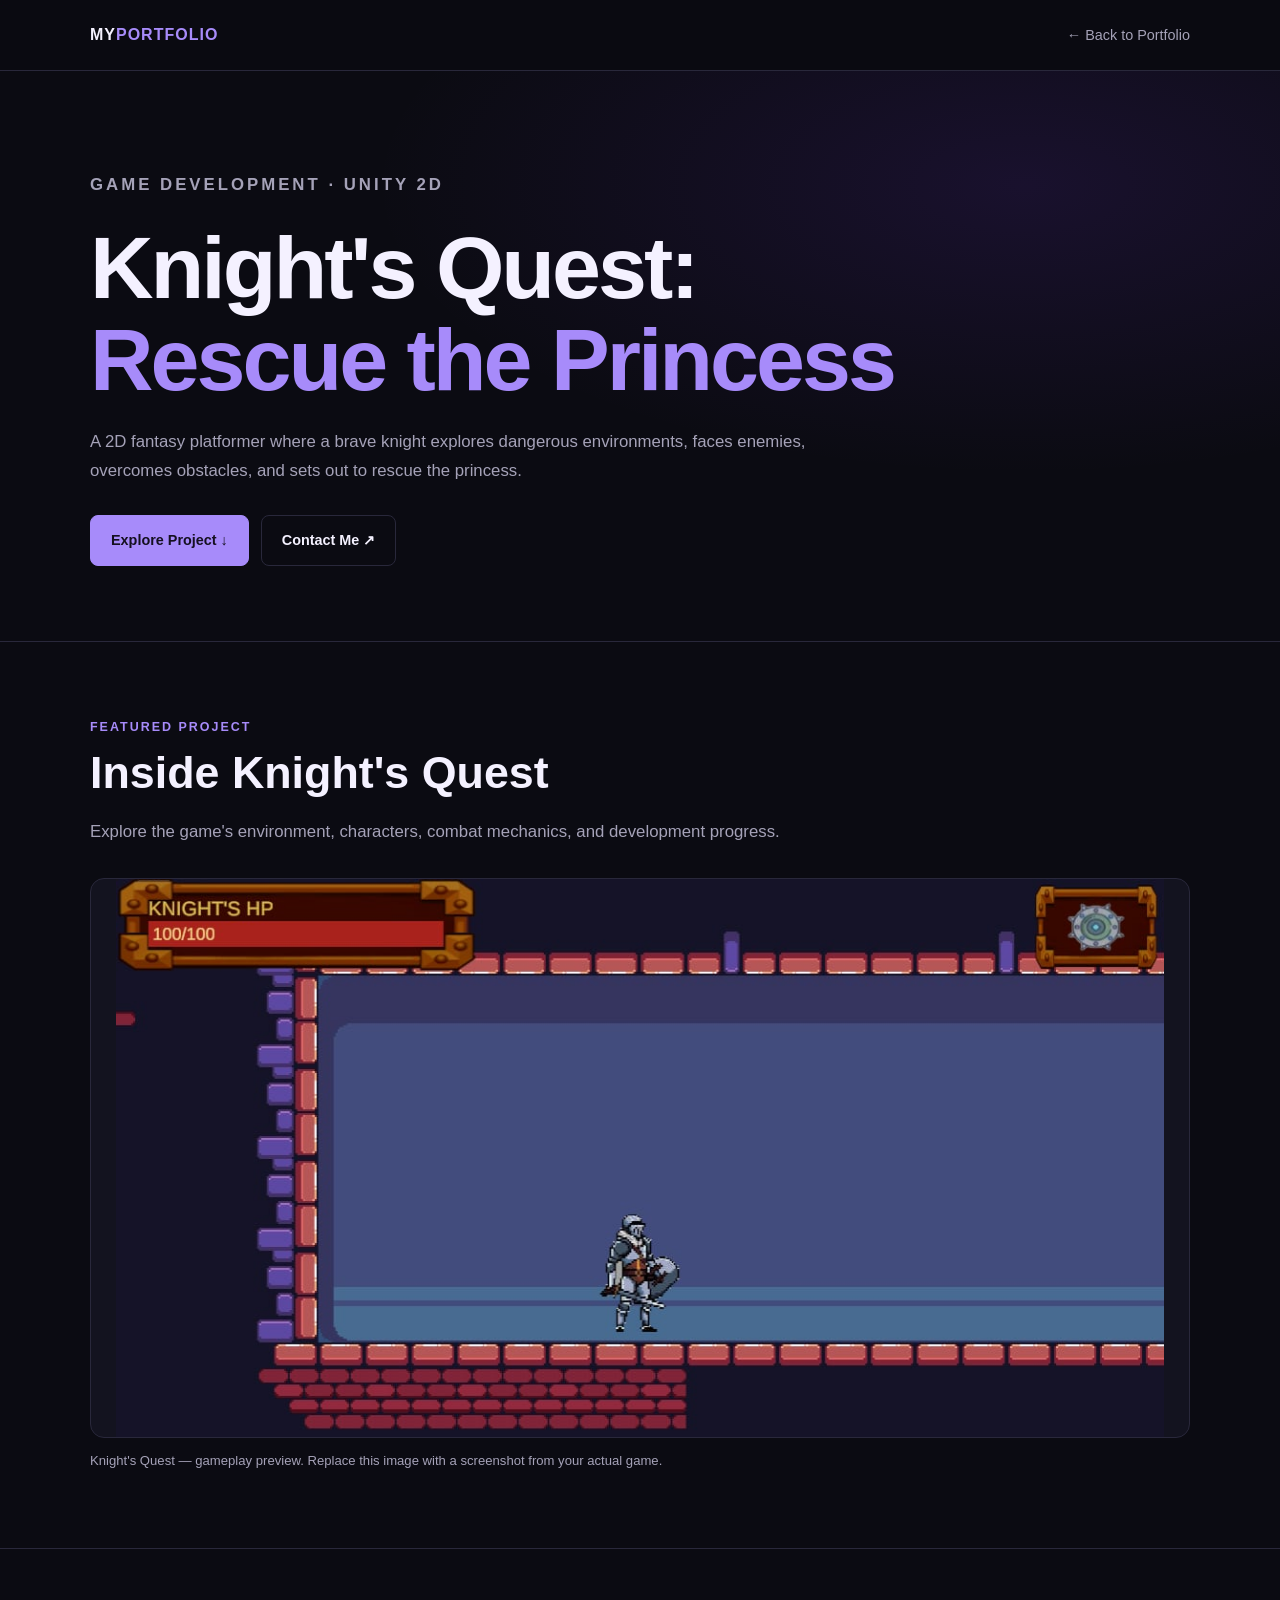
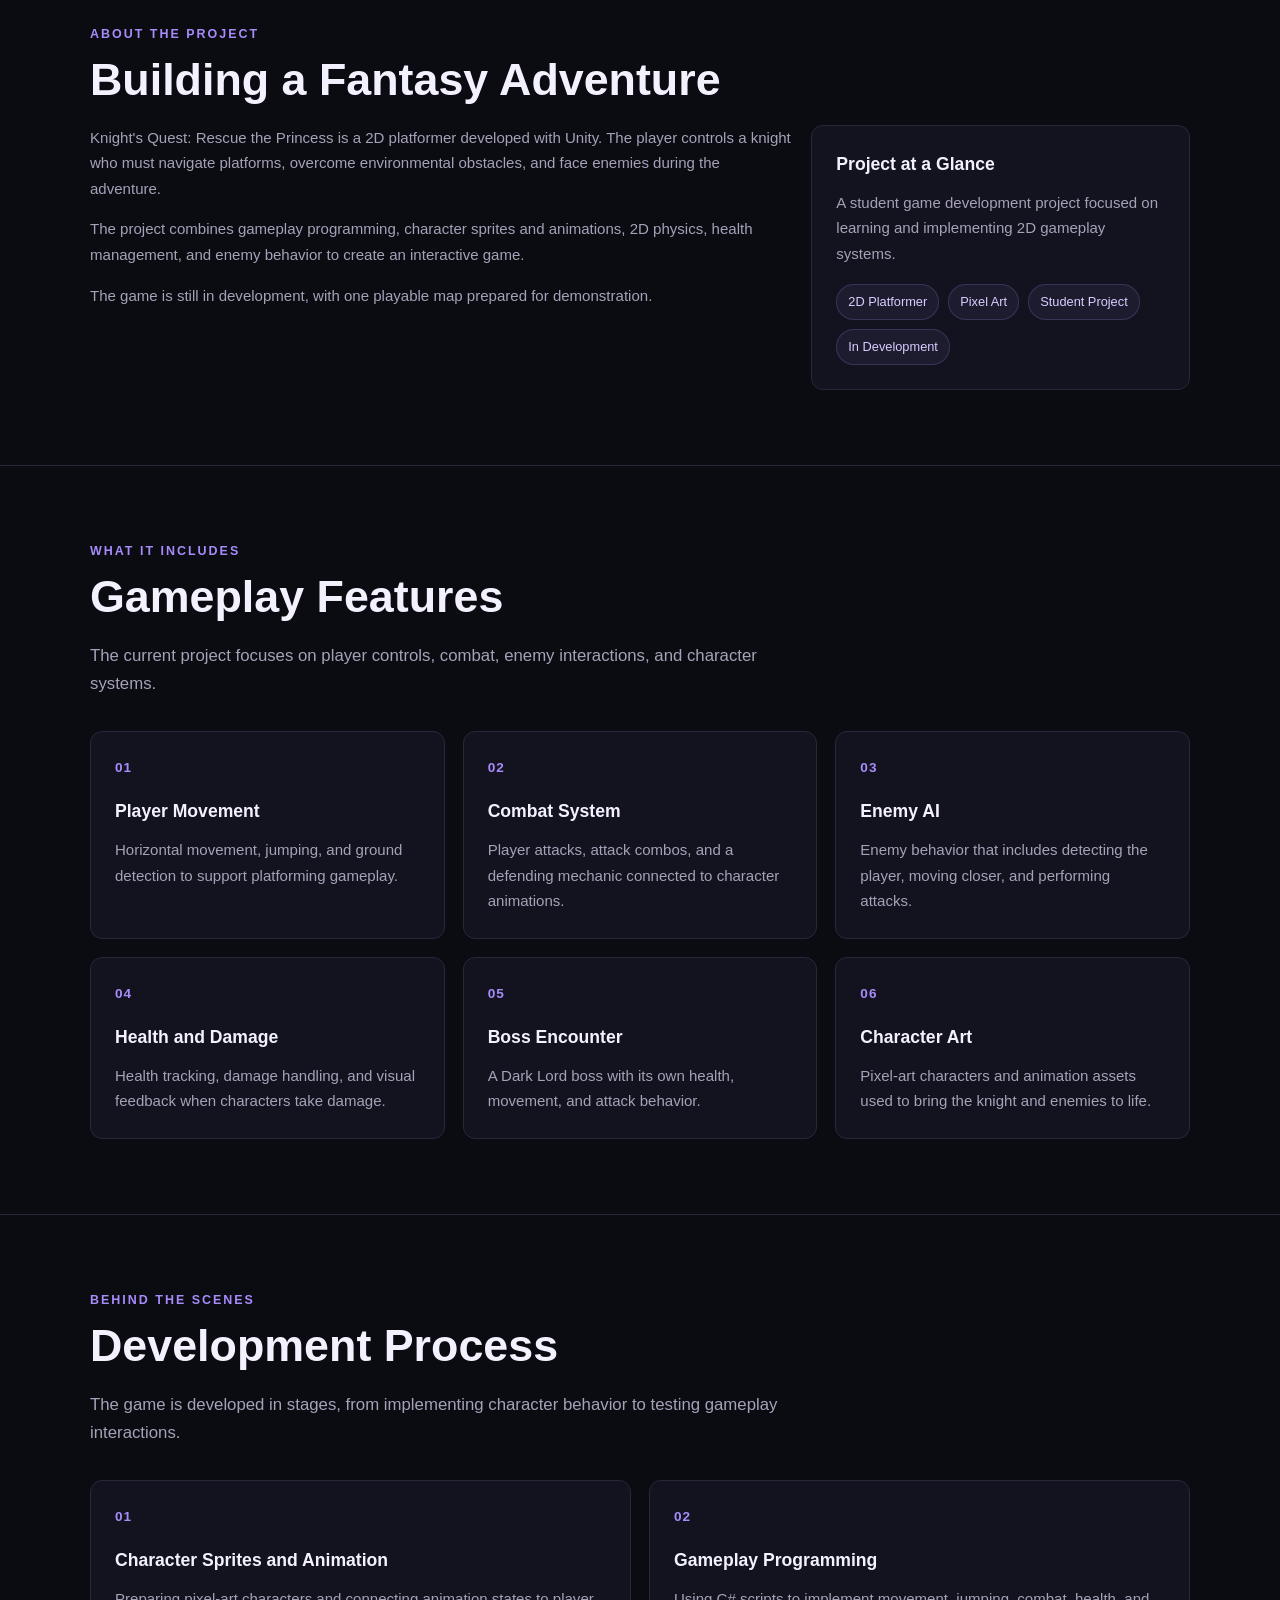
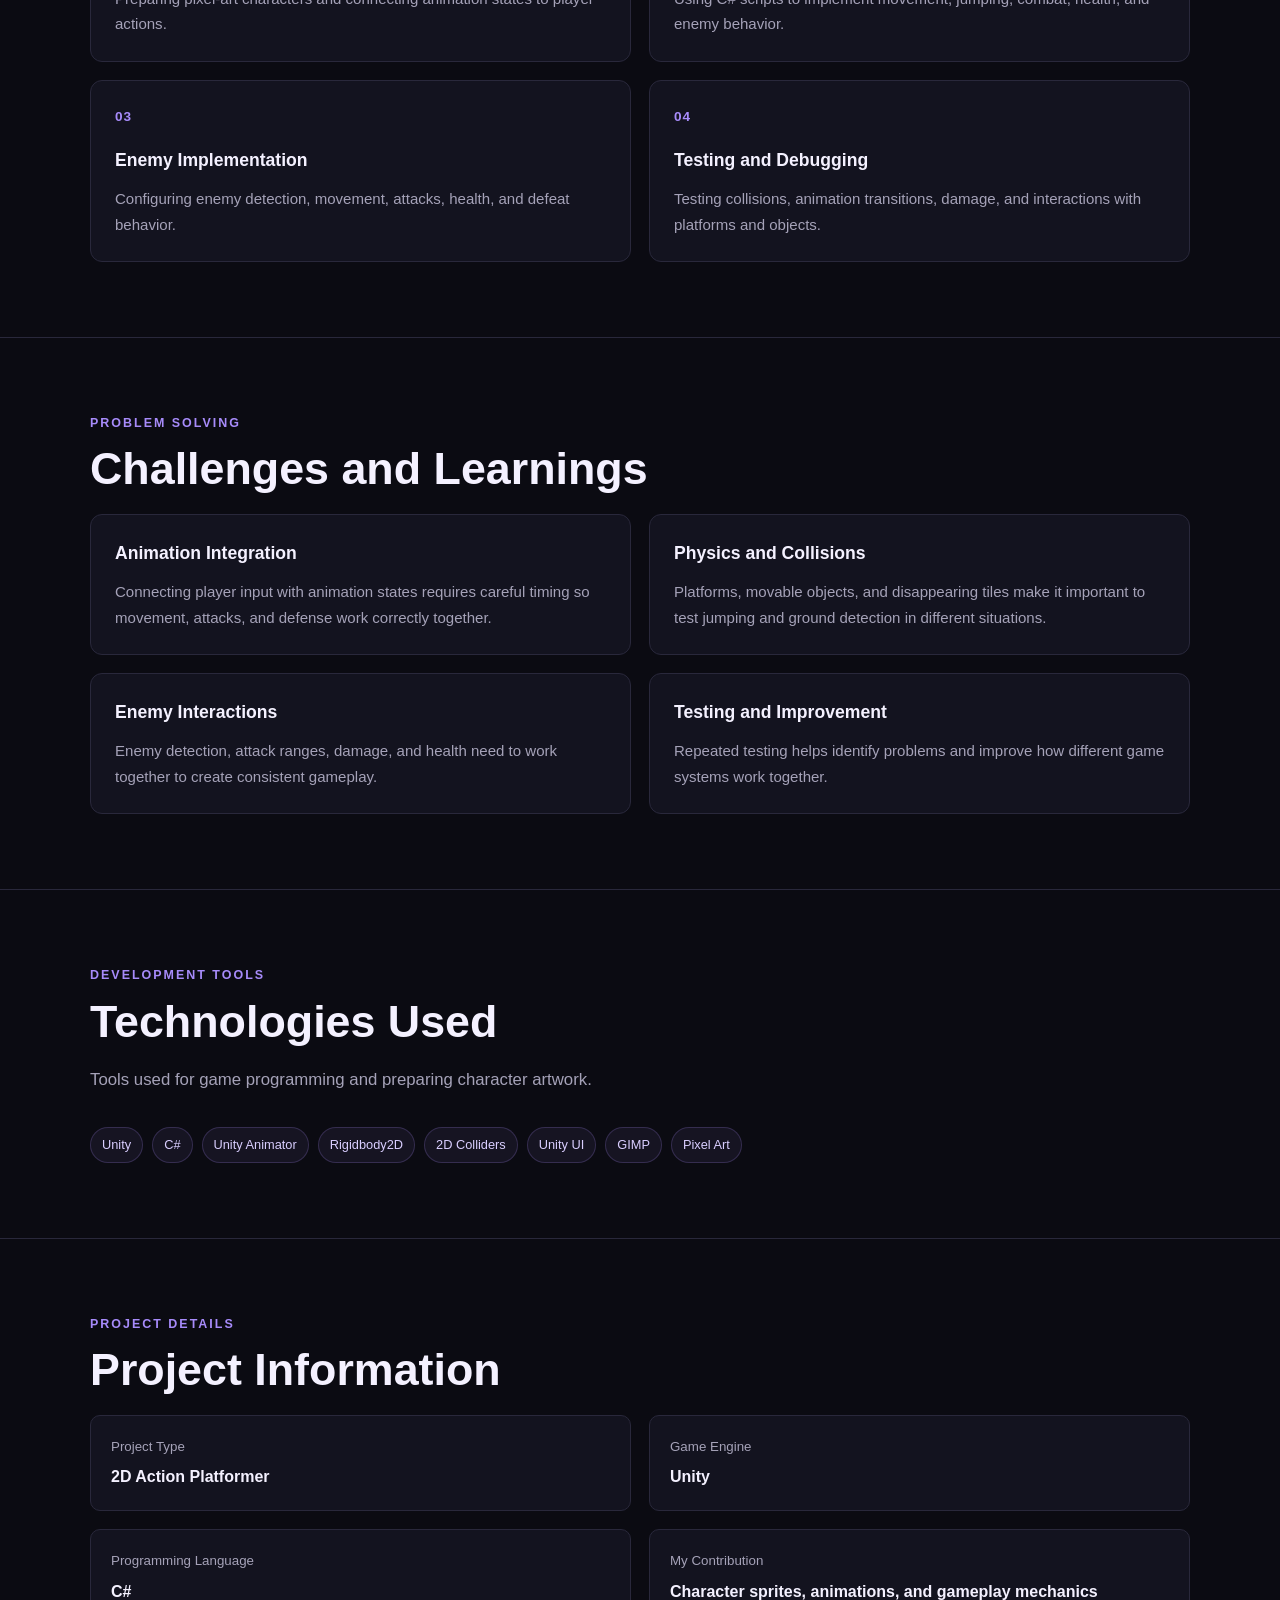
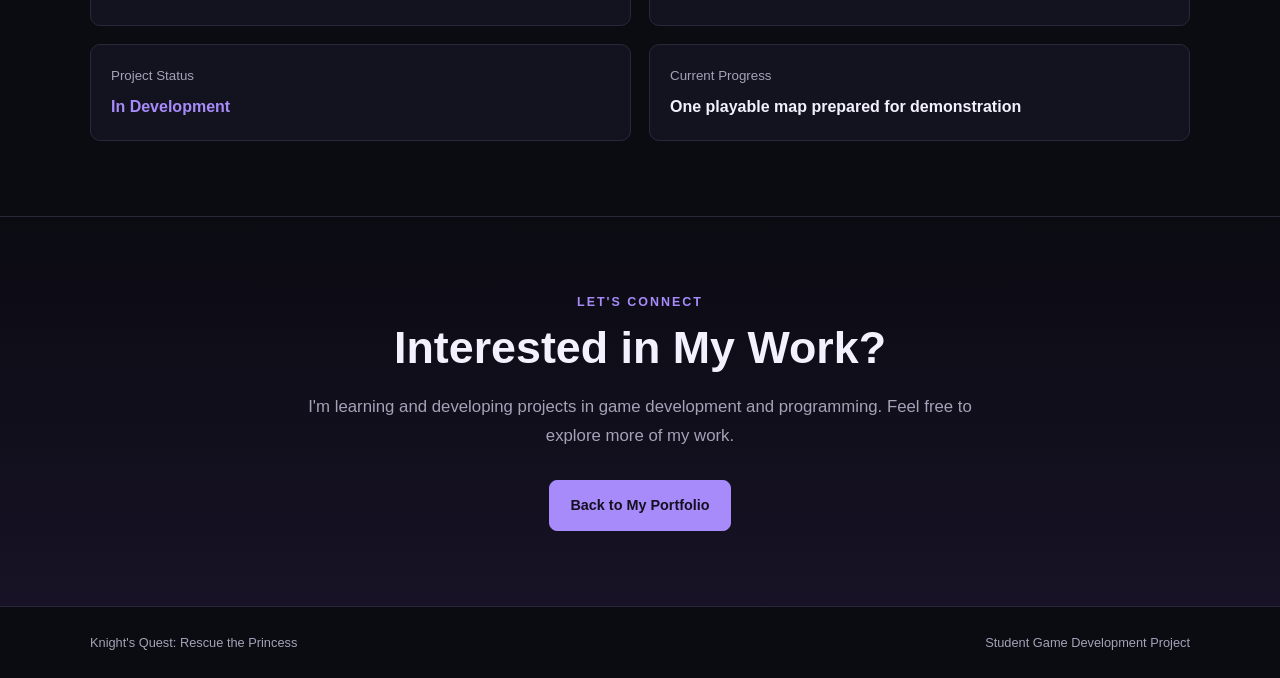
<file: projects/knights-quest.html>
<!DOCTYPE html>
<html lang="en">
<head>
  <meta charset="UTF-8">
  <meta name="viewport" content="width=device-width, initial-scale=1.0">

  <title>Knight's Quest | Game Development Project</title>
  <meta name="description"
        content="Explore Knight's Quest, a 2D platformer game developed using Unity and C#.">

  <style>
    :root {
      --bg: #0b0b12;
      --surface: #13131f;
      --surface2: #191927;
      --text: #f4f1ff;
      --muted: #a5a2b8;
      --accent: #a78bfa;
      --border: #29283b;
      --max-width: 1100px;
    }

    * {
      box-sizing: border-box;
      margin: 0;
      padding: 0;
    }

    html {
      scroll-behavior: smooth;
      scroll-padding-top: 90px;
    }

    body {
      background: var(--bg);
      color: var(--text);
      font-family: Arial, Helvetica, sans-serif;
      line-height: 1.7;
    }

    a {
      color: inherit;
      text-decoration: none;
    }

    .container {
      width: min(var(--max-width), 90%);
      margin: auto;
    }

    header {
      position: sticky;
      top: 0;
      z-index: 10;
      background: rgba(11, 11, 18, 0.92);
      backdrop-filter: blur(12px);
      border-bottom: 1px solid var(--border);
    }

    .nav {
      min-height: 70px;
      display: flex;
      align-items: center;
      justify-content: space-between;
      gap: 20px;
    }

    .logo {
      font-size: 1rem;
      font-weight: 800;
      letter-spacing: 1px;
    }

    .logo span,
    .accent {
      color: var(--accent);
    }

    .back-link {
      color: var(--muted);
      font-size: 0.9rem;
    }

    .back-link:hover {
      color: var(--accent);
    }

    .hero {
      padding: 100px 0 75px;
      background:
        radial-gradient(ellipse at 80% 20%, #7c3aed20, transparent 45%),
        var(--bg);
    }

    .eyebrow {
      color: var(--accent);
      font-size: 0.8rem;
      font-weight: 700;
      letter-spacing: 3px;
      text-transform: uppercase;
    }

    h1 {
      max-width: 850px;
      margin: 22px 0;
      font-size: clamp(2.7rem, 7vw, 5.5rem);
      line-height: 1.05;
      letter-spacing: -3px;
    }

    .hero p,
    .section-intro {
      max-width: 720px;
      color: var(--muted);
      font-size: 1.05rem;
    }

    .actions {
      display: flex;
      flex-wrap: wrap;
      gap: 12px;
      margin-top: 30px;
    }

    .button {
      display: inline-flex;
      align-items: center;
      justify-content: center;
      padding: 12px 20px;
      border: 1px solid var(--border);
      border-radius: 8px;
      font-size: 0.9rem;
      font-weight: 700;
      transition: 0.2s;
    }

    .button.primary {
      background: var(--accent);
      color: #151020;
      border-color: var(--accent);
    }

    .button:hover {
      transform: translateY(-2px);
      border-color: var(--accent);
    }

    section {
      padding: 75px 0;
      border-top: 1px solid var(--border);
    }

    .section-label {
      color: var(--accent);
      font-size: 0.78rem;
      font-weight: 700;
      letter-spacing: 2px;
      text-transform: uppercase;
    }

    h2 {
      margin: 8px 0 18px;
      font-size: clamp(1.8rem, 4vw, 2.8rem);
      line-height: 1.2;
    }

    h3 {
      margin-bottom: 10px;
      font-size: 1.1rem;
    }

    .section-intro {
      margin-bottom: 32px;
    }

    .featured-image {
      display: block;
      width: 100%;
      min-height: 220px;
      max-height: 560px;
      object-fit: contain;
      background: var(--surface);
      border: 1px solid var(--border);
      border-radius: 14px;
    }

    .image-caption {
      margin-top: 12px;
      color: var(--muted);
      font-size: 0.82rem;
    }

    .about-grid,
    .feature-grid,
    .process-grid,
    .challenge-grid,
    .info-grid {
      display: grid;
      gap: 18px;
    }

    .about-grid {
      grid-template-columns: 1.3fr 0.7fr;
      align-items: start;
    }

    .feature-grid {
      grid-template-columns: repeat(3, minmax(0, 1fr));
    }

    .process-grid {
      grid-template-columns: repeat(2, minmax(0, 1fr));
    }

    .challenge-grid {
      grid-template-columns: repeat(2, minmax(0, 1fr));
    }

    .info-grid {
      grid-template-columns: repeat(2, minmax(0, 1fr));
    }

    .card {
      padding: 24px;
      background: var(--surface);
      border: 1px solid var(--border);
      border-radius: 12px;
    }

    .card p,
    .about-copy p {
      color: var(--muted);
      font-size: 0.94rem;
    }

    .about-copy p + p {
      margin-top: 15px;
    }

    .card-number {
      display: block;
      margin-bottom: 18px;
      color: var(--accent);
      font-size: 0.85rem;
      font-weight: 700;
      letter-spacing: 1px;
    }

    .tags {
      display: flex;
      flex-wrap: wrap;
      gap: 9px;
      margin-top: 18px;
    }

    .tags span {
      padding: 6px 11px;
      color: #d9ceff;
      background: #a78bfa12;
      border: 1px solid #a78bfa35;
      border-radius: 30px;
      font-size: 0.8rem;
    }

    .info-item {
      padding: 20px;
      background: var(--surface);
      border: 1px solid var(--border);
      border-radius: 10px;
    }

    .info-item small {
      display: block;
      margin-bottom: 5px;
      color: var(--muted);
    }

    .info-item p {
      font-weight: 600;
    }

    .status {
      color: var(--accent);
    }

    .contact {
      text-align: center;
      background: linear-gradient(180deg, var(--bg), #171225);
    }

    .contact .section-intro {
      margin: 0 auto;
    }

    .contact .actions {
      justify-content: center;
    }

    footer {
      padding: 25px 0;
      color: var(--muted);
      border-top: 1px solid var(--border);
      font-size: 0.8rem;
    }

    .footer-content {
      display: flex;
      flex-wrap: wrap;
      justify-content: space-between;
      gap: 12px;
    }

    @media (max-width: 800px) {
      .feature-grid {
        grid-template-columns: repeat(2, minmax(0, 1fr));
      }

      .about-grid {
        grid-template-columns: 1fr;
      }
    }

    @media (max-width: 550px) {
      .hero {
        padding: 70px 0 55px;
      }

      h1 {
        letter-spacing: -1.5px;
      }

      section {
        padding: 55px 0;
      }

      .feature-grid,
      .process-grid,
      .challenge-grid,
      .info-grid {
        grid-template-columns: 1fr;
      }

      .card {
        padding: 20px;
      }

      .nav {
        min-height: 62px;
      }
    }
  </style>
</head>

<body>

  <header>
    <div class="container nav">
      <a class="logo" href="../index.html">
        MY<span>PORTFOLIO</span>
      </a>

      <a class="back-link" href="../index.html">
        ← Back to Portfolio
      </a>
    </div>
  </header>

  <main>
    <!-- HERO -->
    <section class="hero" style="border-top: 0;">
      <div class="container">
        <p class="eyebrow">Game Development · Unity 2D</p>

        <h1>Knight's Quest:<br><span class="accent">Rescue the Princess</span></h1>

        <p>
          A 2D fantasy platformer where a brave knight explores
          dangerous environments, faces enemies, overcomes
          obstacles, and sets out to rescue the princess.
        </p>

        <div class="actions">
          <a class="button primary" href="#featured">
            Explore Project ↓
          </a>

          <a class="button" href="#contact">
            Contact Me ↗
          </a>
        </div>
      </div>
    </section>

    <!-- FEATURED GAMEPLAY -->
    <section id="featured">
      <div class="container">
        <p class="section-label">Featured Project</p>
        <h2>Inside Knight's Quest</h2>

        <p class="section-intro">
          Explore the game's environment, characters, combat
          mechanics, and development progress.
        </p>

        <img
          class="featured-image"
          src="../images/WWW.jpg"
          alt="Knight's Quest gameplay screenshot"
        >

        <p class="image-caption">
          Knight's Quest — gameplay preview. Replace this image
          with a screenshot from your actual game.
        </p>
      </div>
    </section>

    <!-- ABOUT -->
    <section>
      <div class="container">
        <p class="section-label">About the Project</p>
        <h2>Building a Fantasy Adventure</h2>

        <div class="about-grid">
          <div class="about-copy">
            <p>
              Knight's Quest: Rescue the Princess is a 2D platformer
              developed with Unity. The player controls a knight who
              must navigate platforms, overcome environmental
              obstacles, and face enemies during the adventure.
            </p>

            <p>
              The project combines gameplay programming, character
              sprites and animations, 2D physics, health management,
              and enemy behavior to create an interactive game.
            </p>

            <p>
              The game is still in development, with one playable
              map prepared for demonstration.
            </p>
          </div>

          <div class="card">
            <h3>Project at a Glance</h3>
            <p>A student game development project focused on
              learning and implementing 2D gameplay systems.</p>

            <div class="tags">
              <span>2D Platformer</span>
              <span>Pixel Art</span>
              <span>Student Project</span>
              <span>In Development</span>
            </div>
          </div>
        </div>
      </div>
    </section>

    <!-- FEATURES -->
    <section>
      <div class="container">
        <p class="section-label">What It Includes</p>
        <h2>Gameplay Features</h2>

        <p class="section-intro">
          The current project focuses on player controls, combat,
          enemy interactions, and character systems.
        </p>

        <div class="feature-grid">
          <article class="card">
            <span class="card-number">01</span>
            <h3>Player Movement</h3>
            <p>Horizontal movement, jumping, and ground detection
              to support platforming gameplay.</p>
          </article>

          <article class="card">
            <span class="card-number">02</span>
            <h3>Combat System</h3>
            <p>Player attacks, attack combos, and a defending
              mechanic connected to character animations.</p>
          </article>

          <article class="card">
            <span class="card-number">03</span>
            <h3>Enemy AI</h3>
            <p>Enemy behavior that includes detecting the player,
              moving closer, and performing attacks.</p>
          </article>

          <article class="card">
            <span class="card-number">04</span>
            <h3>Health and Damage</h3>
            <p>Health tracking, damage handling, and visual feedback
              when characters take damage.</p>
          </article>

          <article class="card">
            <span class="card-number">05</span>
            <h3>Boss Encounter</h3>
            <p>A Dark Lord boss with its own health, movement,
              and attack behavior.</p>
          </article>

          <article class="card">
            <span class="card-number">06</span>
            <h3>Character Art</h3>
            <p>Pixel-art characters and animation assets used to
              bring the knight and enemies to life.</p>
          </article>
        </div>
      </div>
    </section>

    <!-- DEVELOPMENT -->
    <section>
      <div class="container">
        <p class="section-label">Behind the Scenes</p>
        <h2>Development Process</h2>

        <p class="section-intro">
          The game is developed in stages, from implementing
          character behavior to testing gameplay interactions.
        </p>

        <div class="process-grid">
          <article class="card">
            <span class="card-number">01</span>
            <h3>Character Sprites and Animation</h3>
            <p>Preparing pixel-art characters and connecting
              animation states to player actions.</p>
          </article>

          <article class="card">
            <span class="card-number">02</span>
            <h3>Gameplay Programming</h3>
            <p>Using C# scripts to implement movement, jumping,
              combat, health, and enemy behavior.</p>
          </article>

          <article class="card">
            <span class="card-number">03</span>
            <h3>Enemy Implementation</h3>
            <p>Configuring enemy detection, movement, attacks,
              health, and defeat behavior.</p>
          </article>

          <article class="card">
            <span class="card-number">04</span>
            <h3>Testing and Debugging</h3>
            <p>Testing collisions, animation transitions, damage,
              and interactions with platforms and objects.</p>
          </article>
        </div>
      </div>
    </section>

    <!-- CHALLENGES -->
    <section>
      <div class="container">
        <p class="section-label">Problem Solving</p>
        <h2>Challenges and Learnings</h2>

        <div class="challenge-grid">
          <article class="card">
            <h3>Animation Integration</h3>
            <p>Connecting player input with animation states
              requires careful timing so movement, attacks,
              and defense work correctly together.</p>
          </article>

          <article class="card">
            <h3>Physics and Collisions</h3>
            <p>Platforms, movable objects, and disappearing tiles
              make it important to test jumping and ground
              detection in different situations.</p>
          </article>

          <article class="card">
            <h3>Enemy Interactions</h3>
            <p>Enemy detection, attack ranges, damage, and health
              need to work together to create consistent gameplay.</p>
          </article>

          <article class="card">
            <h3>Testing and Improvement</h3>
            <p>Repeated testing helps identify problems and improve
              how different game systems work together.</p>
          </article>
        </div>
      </div>
    </section>

    <!-- TECHNOLOGIES -->
    <section>
      <div class="container">
        <p class="section-label">Development Tools</p>
        <h2>Technologies Used</h2>

        <p class="section-intro">
          Tools used for game programming and preparing
          character artwork.
        </p>

        <div class="tags">
          <span>Unity</span>
          <span>C#</span>
          <span>Unity Animator</span>
          <span>Rigidbody2D</span>
          <span>2D Colliders</span>
          <span>Unity UI</span>
          <span>GIMP</span>
          <span>Pixel Art</span>
        </div>
      </div>
    </section>

    <!-- PROJECT INFORMATION -->
    <section>
      <div class="container">
        <p class="section-label">Project Details</p>
        <h2>Project Information</h2>

        <div class="info-grid">
          <div class="info-item">
            <small>Project Type</small>
            <p>2D Action Platformer</p>
          </div>

          <div class="info-item">
            <small>Game Engine</small>
            <p>Unity</p>
          </div>

          <div class="info-item">
            <small>Programming Language</small>
            <p>C#</p>
          </div>

          <div class="info-item">
            <small>My Contribution</small>
            <p>Character sprites, animations, and gameplay mechanics</p>
          </div>

          <div class="info-item">
            <small>Project Status</small>
            <p class="status">In Development</p>
          </div>

          <div class="info-item">
            <small>Current Progress</small>
            <p>One playable map prepared for demonstration</p>
          </div>
        </div>
      </div>
    </section>

    <!-- CONTACT -->
    <section class="contact" id="contact">
      <div class="container">
        <p class="section-label">Let's Connect</p>
        <h2>Interested in My Work?</h2>

        <p class="section-intro">
          I'm learning and developing projects in game
          development and programming. Feel free to explore
          more of my work.
        </p>

        <div class="actions">
          <a class="button primary" href="../index.html">
            Back to My Portfolio
          </a>
        </div>
      </div>
    </section>
  </main>

  <footer>
    <div class="container footer-content">
      <p>Knight's Quest: Rescue the Princess</p>
      <p>Student Game Development Project</p>
    </div>
  </footer>

</body>
</html>
</file>
<file: style.css>
:root {
  --bg: #0c0b12;
  --surface: #15131f;
  --surface-light: #1c1929;
  --text: #f5f3ff;
  --muted: #a7a2b8;
  --purple: #a78bfa;
  --purple-bright: #8b5cf6;
  --border: rgba(196, 181, 253, 0.15);
}

* {
  margin: 0;
  padding: 0;
  box-sizing: border-box;
}

html {
  scroll-behavior: smooth;
  scroll-padding-top: 85px;
}

body {
  background: var(--bg);
  color: var(--text);
  font-family: "DM Sans", sans-serif;
  line-height: 1.7;
  overflow-x: hidden;
}

a {
  color: inherit;
  text-decoration: none;
}

button {
  font: inherit;
}

.container {
  width: min(1120px, 90%);
  margin-inline: auto;
}

.section {
  padding-block: 100px;
}

.header {
  position: sticky;
  top: 0;
  z-index: 100;
  background: rgba(12, 11, 18, 0.88);
  backdrop-filter: blur(16px);
  border-bottom: 1px solid var(--border);
}

.navbar {
  min-height: 76px;
  display: flex;
  align-items: center;
  justify-content: space-between;
  gap: 25px;
}

.logo {
  font-family: "Space Grotesk", sans-serif;
  font-weight: 700;
  font-size: 1.25rem;
  white-space: nowrap;
}

.logo span {
  color: var(--purple);
}

.nav-links {
  display: flex;
  gap: 30px;
  list-style: none;
}

.nav-link {
  color: var(--muted);
  font-size: 0.9rem;
  transition: color 0.25s;
}

.nav-link:hover,
.nav-link.active {
  color: var(--purple);
}

.menu-toggle {
  display: none;
  color: var(--text);
  background: var(--surface);
  border: 1px solid var(--border);
  border-radius: 8px;
  padding: 7px 12px;
  cursor: pointer;
}

.hero {
  min-height: 650px;
  display: grid;
  grid-template-columns: 1.1fr 0.9fr;
  align-items: center;
  gap: 50px;
  padding-top: 85px;
  padding-bottom: 85px;
}

.eyebrow {
  color: var(--purple);
  font-size: 0.76rem;
  font-weight: 700;
  letter-spacing: 2px;
  margin-bottom: 20px;
}

.status-dot {
  display: inline-block;
  width: 8px;
  height: 8px;
  background: #7ee7a3;
  border-radius: 50%;
  margin-right: 7px;
  box-shadow: 0 0 12px rgba(126, 231, 163, 0.6);
}

h1,
h2,
h3 {
  font-family: "Space Grotesk", sans-serif;
  line-height: 1.2;
}

.hero h1 {
  font-size: clamp(2.6rem, 5vw, 4.5rem);
  letter-spacing: -2px;
  margin-bottom: 14px;
}

.gradient-text {
  background: linear-gradient(110deg, #c4b5fd, #8b5cf6, #e9d5ff);
  -webkit-background-clip: text;
  background-clip: text;
  color: transparent;
}

.hero h2 {
  font-size: clamp(1.2rem, 2.5vw, 1.75rem);
  font-weight: 500;
  margin-bottom: 24px;
}

.muted,
.hero-description {
  color: var(--muted);
}

.hero-description {
  max-width: 510px;
  margin-bottom: 30px;
}

.hero-buttons {
  display: flex;
  flex-wrap: wrap;
  gap: 13px;
}

.btn {
  display: inline-flex;
  align-items: center;
  justify-content: center;
  gap: 12px;
  padding: 12px 20px;
  border-radius: 9px;
  font-weight: 600;
  font-size: 0.9rem;
  transition: transform 0.25s, box-shadow 0.25s, background 0.25s;
}

.btn:hover {
  transform: translateY(-3px);
}

.btn-primary {
  background: var(--purple);
  color: #171024;
  box-shadow: 0 5px 24px rgba(139, 92, 246, 0.18);
}

.btn-primary:hover {
  background: #c4b5fd;
  box-shadow: 0 8px 30px rgba(139, 92, 246, 0.3);
}

.btn-outline {
  border: 1px solid var(--border);
  background: var(--surface);
}

.btn-outline:hover {
  border-color: var(--purple);
}

.social-links {
  display: flex;
  gap: 12px;
  margin-top: 30px;
  color: var(--muted);
  font-size: 0.85rem;
}

.social-links a:hover,
.contact-socials a:hover {
  color: var(--purple);
}

.hero-visual {
  min-height: 370px;
  display: grid;
  place-items: center;
  position: relative;
}

.orb {
  position: absolute;
  border-radius: 50%;
  filter: blur(1px);
  pointer-events: none;
}

.orb-one {
  width: 250px;
  height: 250px;
  background: rgba(124, 58, 237, 0.13);
  top: 0;
  right: 5%;
}

.orb-two {
  width: 180px;
  height: 180px;
  background: rgba(167, 139, 250, 0.12);
  bottom: 0;
  left: 0;
}

.code-card {
  width: 100%;
  max-width: 430px;
  position: relative;
  z-index: 2;
  background: rgba(21, 19, 31, 0.96);
  border: 1px solid rgba(196, 181, 253, 0.25);
  border-radius: 15px;
  overflow: hidden;
  box-shadow: 0 25px 80px rgba(0, 0, 0, 0.35);
  transform: rotate(-2deg);
  transition: transform 0.3s;
}

.code-card:hover {
  transform: rotate(0deg) translateY(-5px);
}

.code-top {
  padding: 14px 18px;
  display: flex;
  justify-content: space-between;
  align-items: center;
  border-bottom: 1px solid var(--border);
  color: var(--muted);
  font-size: 0.78rem;
}

.window-dots {
  display: flex;
  gap: 6px;
}

.window-dots i {
  width: 9px;
  height: 9px;
  background: #f87171;
  border-radius: 50%;
}

.window-dots i:nth-child(2) {
  background: #fbbf24;
}

.window-dots i:nth-child(3) {
  background: #4ade80;
}

.code-body {
  padding: 25px 18px;
  font-family: Consolas, monospace;
  font-size: clamp(0.65rem, 1.2vw, 0.82rem);
  line-height: 2.1;
  overflow-wrap: anywhere;
}

.indent {
  padding-left: 20px;
}

.indent2 {
  padding-left: 40px;
}

.code-purple {
  color: #c4b5fd;
}

.code-blue {
  color: #7dd3fc;
}

.code-green {
  color: #86efac;
}

.code-comment {
  color: #858096;
  margin-top: 8px;
}

.floating-tag {
  position: absolute;
  z-index: 3;
  background: #211b32;
  border: 1px solid var(--border);
  color: #e9ddff;
  padding: 9px 13px;
  border-radius: 8px;
  font-size: 0.75rem;
  box-shadow: 0 10px 35px rgba(0, 0, 0, 0.25);
}

.tag-top {
  top: 35px;
  right: -8px;
}

.tag-bottom {
  bottom: 25px;
  left: -12px;
}

.section-heading {
  text-align: center;
  max-width: 650px;
  margin: 0 auto 48px;
}

.section-heading .eyebrow {
  margin-bottom: 12px;
}

.section-heading h2,
.contact-panel h2 {
  font-size: clamp(2rem, 4vw, 3rem);
  letter-spacing: -1px;
  margin-bottom: 15px;
}

.section-heading > p:last-child {
  color: var(--muted);
}

.about-grid {
  display: grid;
  grid-template-columns: 1fr 1fr;
  gap: 25px;
}

.about-panel,
.detail-card,
.skill-card,
.project-card {
  background: var(--surface);
  border: 1px solid var(--border);
  border-radius: 15px;
}

.about-panel {
  padding: 32px;
}

.about-icon,
.skill-icon {
  color: var(--purple);
  font-size: 2rem;
  margin-bottom: 18px;
}

.about-panel h3,
.detail-card h3,
.skill-card h3,
.project-info h3 {
  font-size: 1.2rem;
  margin-bottom: 12px;
}

.about-panel p {
  color: var(--muted);
  font-size: 0.94rem;
  margin-top: 15px;
}

.about-details {
  display: grid;
  gap: 14px;
}

.detail-card {
  display: flex;
  align-items: flex-start;
  gap: 18px;
  padding: 22px;
  transition: border-color 0.25s, transform 0.25s;
}

.detail-card:hover,
.skill-card:hover,
.project-card:hover {
  border-color: rgba(167, 139, 250, 0.5);
  transform: translateY(-5px);
}

.detail-number {
  color: var(--purple);
  font-family: "Space Grotesk", sans-serif;
  font-size: 1.3rem;
  font-weight: 700;
}

.detail-card h3 {
  font-size: 1rem;
  margin-bottom: 5px;
}

.detail-card p {
  color: var(--muted);
  font-size: 0.85rem;
}

.skills-grid {
  display: grid;
  grid-template-columns: repeat(2, 1fr);
  gap: 20px;
}

.skill-card {
  padding: 28px;
  transition: transform 0.25s, border-color 0.25s;
}

.skill-icon {
  display: inline-block;
  font-family: "Space Grotesk", sans-serif;
  font-weight: 700;
}

.skill-card p,
.project-info > p {
  color: var(--muted);
  font-size: 0.9rem;
}

.tags {
  display: flex;
  flex-wrap: wrap;
  gap: 8px;
  margin-top: 20px;
}

.tags span {
  color: #d7cbff;
  background: rgba(167, 139, 250, 0.1);
  border: 1px solid rgba(167, 139, 250, 0.17);
  padding: 4px 10px;
  border-radius: 6px;
  font-size: 0.74rem;
}

.small-note {
  margin-top: 22px;
  color: #888398;
  font-size: 0.8rem;
  text-align: center;
}

.projects-grid {
  display: grid;
  grid-template-columns: repeat(3, minmax(0, 1fr));
  gap: 20px;
  align-items: stretch;
}

.project-card {
  overflow: hidden;
  transition: transform 0.25s, border-color 0.25s;
}

.project-image {
  width: 100%;
  height: 100%;
  display: block;
  object-fit: cover;
  object-position: center;
  transition: transform 0.4s ease;
}

.project-card:hover .project-image {
  transform: scale(1.05);
}


.art-game {
  background: radial-gradient(circle at 50% 50%, #45336f, #19152b 75%);
}

.art-store {
  background: radial-gradient(circle at 50% 50%, #25415b, #101d2c 80%);
}

.art-community {
  background: radial-gradient(circle at 50% 50%, #3b365f, #191626 80%);
}

.art-label,
.art-index {
  position: absolute;
  z-index: 3;
  color: #e9ddff;
  font-size: 0.65rem;
  letter-spacing: 1.3px;
}

.art-label {
  top: 16px;
  left: 16px;
}

.art-index {
  bottom: 14px;
  right: 16px;
  opacity: 0.65;
}

.pixel-scene {
  position: relative;
  width: 170px;
  height: 125px;
}

.pixel-moon {
  position: absolute;
  width: 45px;
  height: 45px;
  right: 10px;
  top: 0;
  background: #c4b5fd;
  border-radius: 50%;
  box-shadow: 0 0 40px rgba(196, 181, 253, 0.4);
}

.pixel-star {
  position: absolute;
  top: 10px;
  left: 15px;
  color: #e9d5ff;
  font-size: 24px;
}

.pixel-platform {
  position: absolute;
  bottom: 15px;
  width: 170px;
  height: 25px;
  background: repeating-linear-gradient(90deg, #554079 0 20px, #483568 20px 40px);
  border-top: 5px solid #9b80c6;
}

.pixel-knight {
  position: absolute;
  bottom: 39px;
  left: 54px;
  font-size: 54px;
  color: #e2dcff;
  text-shadow: 4px 4px #6c559a;
  transform: scaleX(-1);
}

.dashboard-art {
  width: 210px;
  height: 130px;
  display: flex;
  background: #132438;
  border: 1px solid #4c708f;
  border-radius: 8px;
  overflow: hidden;
  transform: rotate(-4deg);
  box-shadow: 0 20px 35px #07111e80;
}

.dashboard-sidebar {
  width: 35px;
  background: #23405a;
  border-right: 1px solid #45617b;
}

.dashboard-content {
  flex: 1;
  padding: 13px;
}

.dashboard-line {
  width: 75%;
  height: 7px;
  border-radius: 3px;
  background: #8cc9e9;
  margin-bottom: 12px;
}

.dashboard-stats {
  display: flex;
  gap: 6px;
}

.dashboard-stats i {
  height: 20px;
  flex: 1;
  border-radius: 3px;
  background: #325b79;
}

.dashboard-chart {
  height: 48px;
  display: flex;
  align-items: end;
  gap: 6px;
  padding-top: 7px;
}

.dashboard-chart i {
  flex: 1;
  background: #7c9fea;
  border-radius: 3px 3px 0 0;
}

.dashboard-chart i:nth-child(1) { height: 35%; }
.dashboard-chart i:nth-child(2) { height: 70%; }
.dashboard-chart i:nth-child(3) { height: 50%; }
.dashboard-chart i:nth-child(4) { height: 90%; }
.dashboard-chart i:nth-child(5) { height: 60%; }
.dashboard-chart i:nth-child(6) { height: 100%; }

.community-art {
  width: 180px;
  height: 125px;
  background: #211e36;
  border: 1px solid #645b89;
  border-radius: 10px;
  padding: 15px;
  transform: rotate(3deg);
}

.community-symbol {
  font-size: 32px;
  color: #d4c4ff;
  margin-bottom: 5px;
}

.community-lines {
  display: grid;
  gap: 6px;
}

.community-lines i {
  height: 5px;
  width: 85%;
  border-radius: 4px;
  background: #6d6390;
}

.community-lines i:nth-child(2) { width: 65%; }
.community-lines i:nth-child(3) { width: 75%; }

.community-badge {
  display: inline-block;
  margin-top: 10px;
  color: #e0d5ff;
  background: #40345e;
  border-radius: 4px;
  padding: 3px 6px;
  font-size: 0.52rem;
  letter-spacing: 0.5px;
}

.project-info {
  padding: 24px;
}

.project-type {
  color: var(--purple);
  font-size: 0.67rem;
  font-weight: 700;
  letter-spacing: 1.2px;
  margin-bottom: 10px;
}

.project-info h3 {
  font-size: 1.15rem;
}

.project-info > p {
  min-height: 95px;
}

.project-info .tags {
  margin-top: 16px;
  margin-bottom: 22px;
}

.project-link {
  display: flex;
  justify-content: space-between;
  gap: 8px;
  align-items: center;
  border-top: 1px solid var(--border);
  padding-top: 16px;
  font-size: 0.82rem;
  font-weight: 600;
}

.project-link span {
  color: var(--purple);
}

.project-link:hover {
  color: var(--purple);
}

.contact-panel {
  position: relative;
  overflow: hidden;
  text-align: center;
  max-width: 800px;
  margin-inline: auto;
  padding: 65px 30px;
  background: radial-gradient(ellipse at top, #2b2045, var(--surface) 70%);
  border: 1px solid var(--border);
  border-radius: 20px;
}

.contact-panel > p:not(.eyebrow) {
  max-width: 550px;
  margin: 0 auto 28px;
  color: var(--muted);
}

.contact-socials {
  display: flex;
  justify-content: center;
  gap: 25px;
  margin-top: 28px;
  color: var(--muted);
  font-size: 0.85rem;
}

.footer {
  border-top: 1px solid var(--border);
  padding: 25px 0;
}

.footer-content {
  display: flex;
  justify-content: space-between;
  align-items: center;
  gap: 20px;
}

.footer-content p,
.footer-content > a:last-child {
  color: var(--muted);
  font-size: 0.8rem;
}

.footer-content > a:last-child:hover {
  color: var(--purple);
}

.reveal {
  opacity: 0;
  transform: translateY(20px);
  transition: opacity 0.7s ease, transform 0.7s ease;
}

.reveal.visible {
  opacity: 1;
  transform: translateY(0);
}

@media (max-width: 900px) {
  .hero {
    grid-template-columns: 1fr;
    gap: 35px;
    padding-top: 65px;
  }

  .hero-content {
    max-width: 650px;
  }

  .hero-visual {
    width: 100%;
    max-width: 550px;
    margin-inline: auto;
  }

  .projects-grid {
    grid-template-columns: repeat(2, minmax(0, 1fr));
  }

  .project-info > p {
    min-height: 0;
  }

  .nav-links {
    gap: 18px;
  }
}

@media (max-width: 650px) {
  .section {
    padding-block: 70px;
  }

  .navbar {
    min-height: 68px;
  }

  .menu-toggle {
    display: block;
  }

  .nav-links {
    position: absolute;
    top: 68px;
    left: 0;
    right: 0;
    display: none;
    flex-direction: column;
    gap: 0;
    padding: 10px 5%;
    background: #12101b;
    border-bottom: 1px solid var(--border);
  }

  .nav-links.open {
    display: flex;
  }

  .nav-links li a {
    display: block;
    padding: 12px 0;
  }

  .hero {
    min-height: auto;
    padding-top: 65px;
    padding-bottom: 60px;
  }

  .hero h1 {
    letter-spacing: -1.5px;
  }

  .hero-visual {
    min-height: 330px;
  }

  .tag-top {
    right: -3px;
  }

  .tag-bottom {
    left: -3px;
  }

  .about-grid,
  .skills-grid,
  .projects-grid {
    grid-template-columns: 1fr;
  }

  .about-panel,
  .skill-card {
    padding: 24px;
  }

  .project-art {
    height: 230px;
  }

  .project-info > p {
    min-height: 0;
  }

  .contact-panel {
    padding: 45px 20px;
  }

  .footer-content {
    flex-direction: column;
    text-align: center;
  }
}

@media (prefers-reduced-motion: reduce) {
  *,
  *::before,
  *::after {
    scroll-behavior: auto !important;
    transition-duration: 0.01ms !important;
    animation-duration: 0.01ms !important;
  }

  .reveal {
    opacity: 1;
    transform: none;
  }
}
</file>
